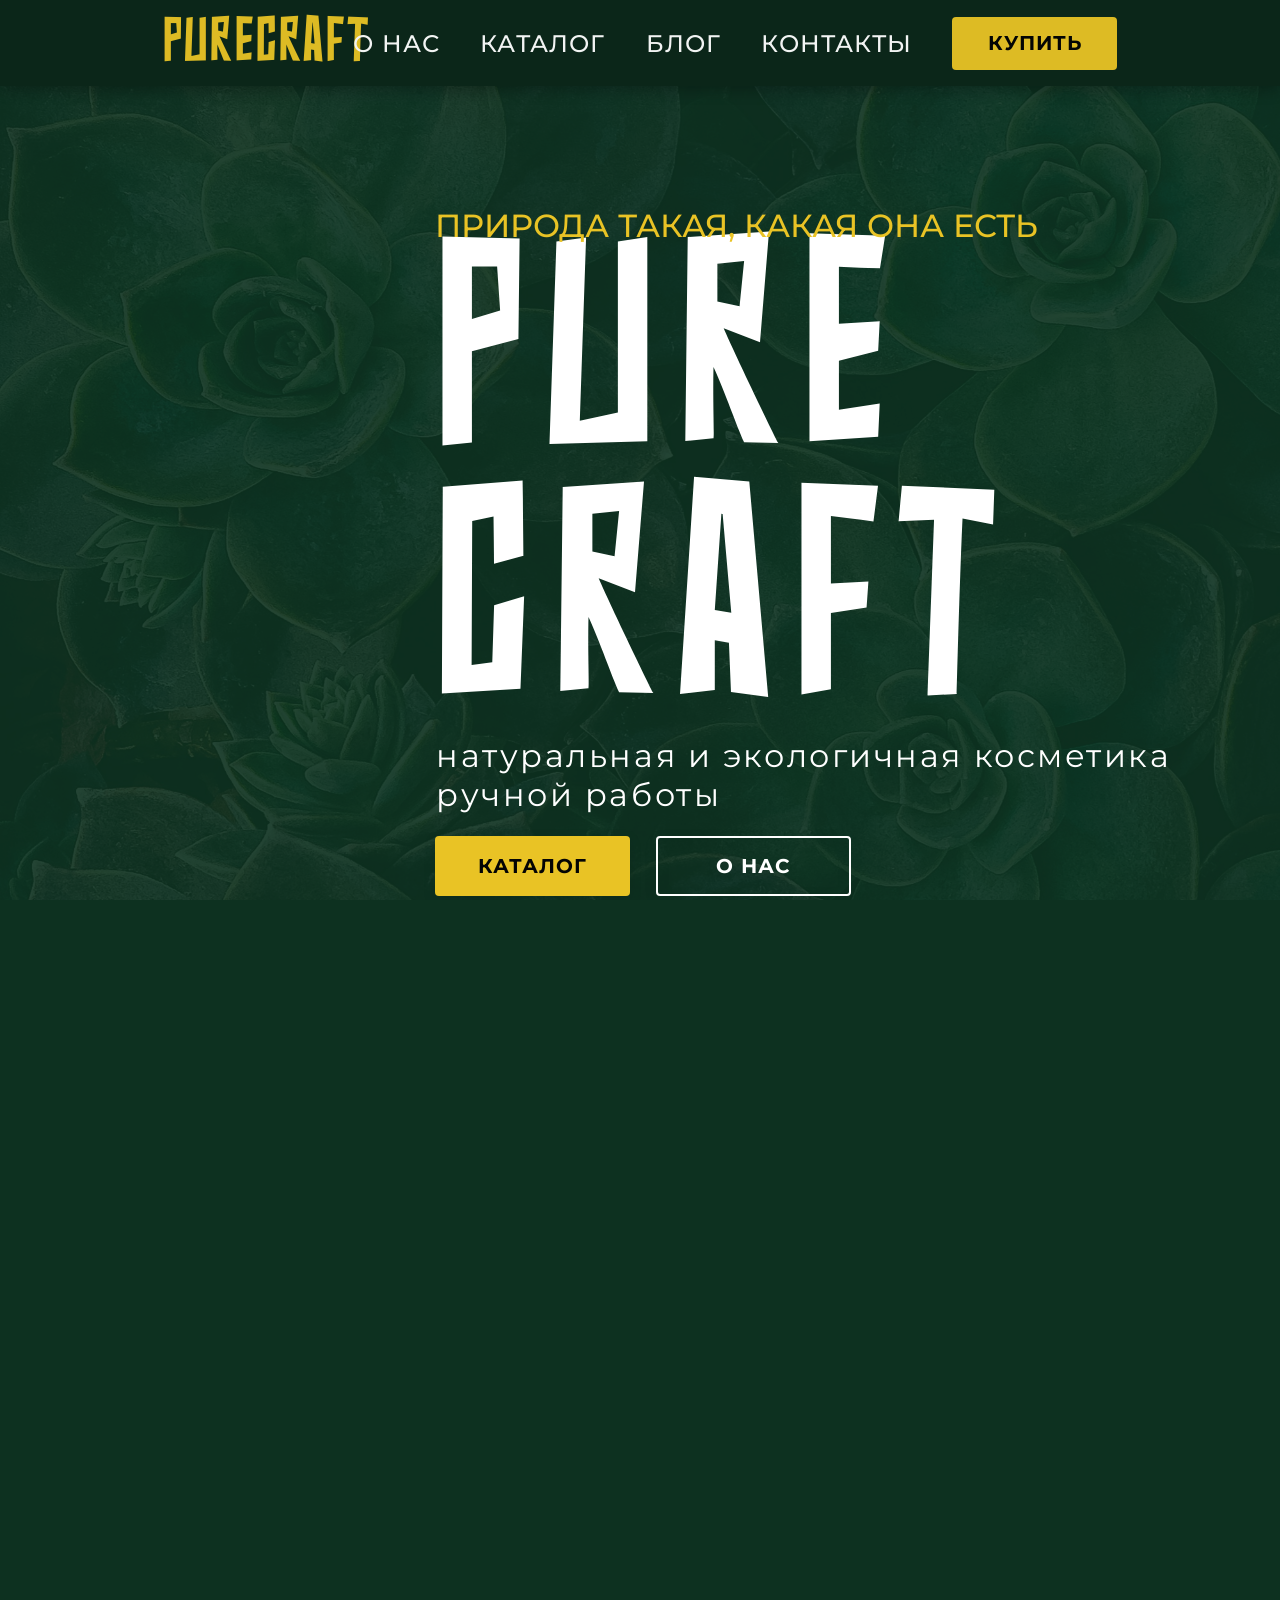
<file: index.html>
<!DOCTYPE html>
<html lang="ru">
<head>
    <meta charset="UTF-8">
    <meta name="viewport" content="width=device-width, initial-scale=1.0" >
    <title>PURECRAFT</title>
    
    <!-- Подключение шрифтов Google Fonts -->
    <link rel="preconnect" href="https://fonts.googleapis.com">
    <link rel="preconnect" href="https://fonts.gstatic.com" crossorigin>
    <link href="https://fonts.googleapis.com/css2?family=Montserrat:wght@400;500;600;700&family=Nozhik&display=swap" rel="stylesheet">
    
    <!-- Подключение внешнего CSS файла -->
    <link rel="stylesheet" href="style.css">
    
    <!-- Подключение Font Awesome для иконок (для стрелочки) -->
    <link rel="stylesheet" href="https://cdnjs.cloudflare.com/ajax/libs/font-awesome/6.4.0/css/all.min.css">
    
</head>
<body>
    <!-- ФИКСИРОВАННАЯ ВЕРХНЯЯ ПАНЕЛЬ (двигается за скроллом) -->
    <div class="fixed-header">
        <div class="header-content">
            <!-- Логотип PURECRAFT -->
            <div style="color: #E9C325; font-size: 64px; font-family: Nozhik; font-weight: 700; letter-spacing: 3.20px;">PURECRAFT</div>
            
            <!-- Контейнер для правой части (меню, кнопка, бургер) -->
            <div class="header-right">
                <!-- Меню навигации -->
                <div class="menu-item-fixed">О НАС</div>
                <div class="menu-item-fixed">КАТАЛОГ</div>
                <div class="menu-item-fixed">БЛОГ</div>
                <div class="menu-item-fixed">КОНТАКТЫ</div>
                
                <!-- Кнопка КУПИТЬ -->
                <div class="buy-button-fixed">
                    <div class="button-text-fixed">КУПИТЬ</div>
                </div>
                
                <!-- БУРГЕР-МЕНЮ -->
                <div class="burger-container-fixed" id="burgerMenu" onclick="toggleBurger('burgerMenu')">
                    <div class="burger-line"></div>
                    <div class="burger-line"></div>
                    <div class="burger-line"></div>
                </div>
            </div>
        </div>
    </div>
    <!-- Мобильное выпадающее меню -->
<div class="mobile-menu" id="mobileMenu">
    <div class="mobile-menu-item" data-target="about">О НАС</div>
    <div class="mobile-menu-item" data-target="catalog">КАТАЛОГ</div>
    <div class="mobile-menu-item" data-target="blog">БЛОГ</div>
    <div class="mobile-menu-item" data-target="contacts">КОНТАКТЫ</div>
</div>

    <!-- ОСНОВНОЙ КОНТЕЙНЕР ДЛЯ ВСЕГО КОНТЕНТА -->
    <div class="main-container">
        
        <!-- ===== ПЕРВЫЙ СЛАЙД ===== -->
        <div class="slide-container first-slide">
            <!-- Фоновое изображение с эффектом параллакса -->
            <img class="parallax-image" id="parallaxImg" src="фон.jpg" alt="Background">
            
            <!-- Затемняющий зеленый слой (остается на месте) -->
            <div style="width: 1920px; height: 1080px; left: 0px; top: 0px; position: absolute; background: #0D3120; opacity: 0.9; z-index: 1;"></div>
            
            <!-- Большой логотип PURE CRAFT -->
            <div class="fly-left-logo" style="left: 435px; top: 150px; position: absolute; color: white; font-size: 300px; font-family: Nozhik; font-weight: 700; line-height: 250px; letter-spacing: 24px; z-index: 3;">PURE <br/>CRAFT</div>
            
            <!-- Желтый текст над логотипом -->
            <div class="fly-bottom-delay-yellow" style="width: 637px; left: 435px; top: 120px; position: absolute; color: #E9C325; font-size: 32px; font-family: Montserrat; font-weight: 500; z-index: 3;">ПРИРОДА ТАКАЯ, КАКАЯ ОНА ЕСТЬ</div>
            
            <!-- Нижний текст -->
            <div class="fly-left-delay" style="left: 436px; top: 650px; position: absolute; color: white; font-size: 32px; font-family: Montserrat; font-weight: 400; letter-spacing: 2.56px; z-index: 3;">натуральная и экологичная косметика <br/>ручной работы</div>
            
            <!-- Кнопка КАТАЛОГ -->
            <div class="button-group fly-bottom-delay" style="left: 435px; top: 750px; width: 195px; height: 60px; z-index: 3;">
                <div class="button-bg" style="background: #E9C325;"></div>
                <div class="button-text" style="color: #040404;">КАТАЛОГ</div>
            </div>
            
            <!-- Кнопка О НАС -->
            <div class="button-group fly-bottom-delay-2" style="left: 656px; top: 750px; width: 195px; height: 60px; z-index: 3;">
                <div class="button-bg" style="border: 2px solid white; background: transparent;"></div>
                <div class="button-text" style="color: white;">О НАС</div>
            </div>
            
            <!-- ПРЫГАЮЩАЯ СТРЕЛОЧКА ВНИЗУ -->
            <div class="scroll-arrow">
                <i class="fa-solid fa-chevron-down"></i>
                <div class="scroll-text"></div>
            </div>
            
        </div> <!-- Конец первого слайда -->
        
        <!-- ===== БЕГУЩАЯ СТРОКА (ПОСЛЕ ПЕРВОГО СЛАЙДА) ===== -->
        <div class="bottom-block-yellow" id="scrollingBlock1">
            <div class="scrolling-text-container">
                <div class="scrolling-text">
                    ✦ НАТУРАЛЬНАЯ КОСМЕТИКА РУЧНОЙ РАБОТЫ ✦ БЕЗ ТЕСТОВ НА ЖИВОТНЫХ ✦ ЭКОЛОГИЧНАЯ УПАКОВКА ✦ 100% ОРГАНИЧЕСКИЕ ИНГРЕДИЕНТЫ ✦
                </div>
            </div>
        </div>
        
        <!-- ===== ВТОРОЙ СЛАЙД  ===== -->
        <div class="slide-container second-slide" id="secondSlide">
            <!-- Контент второго слайда -->
            <div class="second-slide-content">
                <!-- Изображение слева -->
                <img class="second-slide-image" src="лого.png" alt="Placeholder" />
                
                <!-- Текст справа -->
                <div class="second-slide-text">
                    PureCraft объединяет команду постоянных<br/>
                    мастеров, но также активно сотрудничает<br/>
                    с независимыми эко-ремесленниками.<br/>
                    Мы создали платформу, которая даёт<br/>
                    возможность талантливым создателям<br/>
                    натуральной косметики представить свои<br/>
                    продукты широкой аудитории,<br/>
                    обеспечивая им надёжный канал сбыта,<br/>
                    маркетинговую поддержку и готовую<br/>
                    инфраструктуру интернет-магазина.
                </div>
            </div>
        </div> <!-- Конец второго слайда -->
        
<!-- ===== ТРЕТИЙ СЛАЙД (каталог) ===== -->
<div class="slide-container third-slide" id="thirdSlide">
    <!-- Фоновое изображение из папки -->
    <img src="фон для каталога.jpg" alt="Background" class="third-slide-bg">
    
    <!-- Затемнение -->
    <div class="third-slide-overlay"></div>
    
    <!-- Нижняя трапеция (слева внизу) - острый угол справа -->
    <div class="trapezoid-bottom"></div>
    
    <!-- Верхняя трапеция (справа вверху) - острый угол слева -->
    <div class="trapezoid-top"></div>
    
    <!-- Заголовок КАТАЛОГ без отступов между буквами -->
    <div class="catalog-title">
        КАТАЛОГ
    </div>
    
    <!-- Карточки товаров -->
    <div class="catalog-items">
        <!-- Мыло - переход на product-soap.html -->
        <div class="catalog-item" style="left: 293px; cursor: pointer;" onclick="window.location.href='product-soap.html'">
            <img src="мыло.jpg" alt="Мыло" class="item-image">
            <div class="item-title">МЫЛО</div>
            <div class="item-description">
                Натуральное мыло с маслом винограда, оливы и какао,<br/>с добавлением эфирного масла <br/>и пудры апельсина.
            </div>
        </div>
        
        <!-- Скраб - переход на product-scrub.html -->
        <div class="catalog-item" style="left: 635px; cursor: pointer;" onclick="window.location.href='product-scrub.html'">
            <img src="скраб.jpg" alt="Скраб" class="item-image">
            <div class="item-title">СКРАБ ДЛЯ ТЕЛА</div>
            <div class="item-description">
                В составе — порошок из скорлупы грецкого ореха и морская соль, богатая минералами и микроэлементами. Эти натуральные абразивы эффективно очищают, улучшают микрорельеф кожи, стимулируют кровообращение и способствуют ее обновлению.
            </div>
        </div>
        
        <!-- Лосьон - переход на product-lotion.html -->
        <div class="catalog-item" style="left: 977px; cursor: pointer;" onclick="window.location.href='product-lotion.html'">
            <img src="лосьон.jpg" alt="Лосьон" class="item-image">
            <div class="item-title">ЛОСЬОН ДЛЯ ТЕЛА</div>
            <div class="item-description">
                Формула лосьона обогащена скваланом из семян камелии и ретинолом, которые работают в комплексе, оказывая ухаживающее и омолаживающее действие.
            </div>
        </div>
        
        <!-- Шампунь - переход на product-shampoo.html -->
        <div class="catalog-item" style="left: 1319px; cursor: pointer;" onclick="window.location.href='product-shampoo.html'">
            <img src="шампунь.jpg" alt="Шампунь" class="item-image">
            <div class="item-title">ШАМПУНЬ - КОНЦЕНТРАТ</div>
            <div class="item-description">
                Масла кокоса и оливы восстанавливают и укрепляют волосы от корней до самых кончиков, придают гладкость и эластичность. Экстракт киви увлажняет волосы, придает блеск и сияние.
            </div>
        </div>
        </div>
    </div>
</div> <!-- Конец третьего слайда -->

<!-- ===== ЧЕТВЁРТЫЙ СЛАЙД (БЛОГ) ===== -->
<div class="slide-container fourth-slide" id="fourthSlide">
    <!-- Затемнение -->
    <div class="fourth-slide-bg" style="background: #113625;"></div>
    <div class="fourth-slide-overlay"></div>

    <!-- КНОПКИ-ВКЛАДКИ -->
    <button class="blog-tab tab-obzory" data-category="obzory">ОБЗОРЫ</button>
    <button class="blog-tab tab-recepty" data-category="recepty">РЕЦЕПТЫ</button>
    <button class="blog-tab tab-novosti" data-category="novosti">НОВОСТИ</button>

    <!-- КОНТЕЙНЕР ДЛЯ КАРТОЧЕК -->
    <div class="cards-container cards-obzory active">
        <!-- Карточка 1 Обзоры (Крем1.jpeg) -->
        <div class="blog-card-wrapper" data-category="obzory" onclick="window.open('https://seasons-project.ru/miru-mir-pyat-brendov-etichnoj-i-ekol/', '_blank')">
            <div class="blog-card">
                <img src="Крем1.jpeg" alt="Обзоры 1" class="blog-image" style="width: 332px; height: 332px;">
                <div class="blog-card-title" style="width: 332px; margin-bottom: 60px">
                    10 российских брендов<br/>эко-косметики
                </div>
            </div>
        </div>
        
        <!-- Карточка 2 Обзоры (Крем2.jpg) -->
        <div class="blog-card-wrapper" data-category="obzory" onclick="window.open('https://ecomake.ru/blog/sostav-naturalnoy-kosmetiki-kakie-ingredienty-ispolzuyutsya/', '_blank')">
            <div class="blog-card">
                <img src="Крем2.jpg" alt="Обзоры 2" class="blog-image" style="width: 332px; height: 332px;">
                <div class="blog-card-title" style="width: 332px; margin-bottom: 30px;">
                    Состав натуральной косметики: какие ингредиенты<br/>используются
                </div>
            </div>
        </div>
        
        <!-- Карточка 3 Обзоры (Крем3.jpg) -->
        <div class="blog-card-wrapper" data-category="obzory" onclick="window.open('https://www.livemaster.ru/topic/2688691-shpargalka-po-naturalnym-ingredientam-v-kosmetike', '_blank')">
            <div class="blog-card">
                <img src="Крем3.jpg" alt="Обзоры 3" class="blog-image" style="width: 332px; height: 332px;">
                <div class="blog-card-title" style="width: 332px; margin-bottom: 30px;">
                    Шпаргалка по натуральным ингредиентам в косметике
                </div>
            </div>
        </div>
    </div>

    <!-- КОНТЕЙНЕР ДЛЯ КАРТОЧЕК -->
    <div class="cards-container cards-recepty">
        <!-- Карточка 1 Рецепты -->
        <div class="blog-card-wrapper" data-category="recepty" onclick="window.open('https://dzen.ru/suite/7d2d9358-75b9-4d20-b32a-4e5d9b45d138?ysclid=mmbn7s3du3110006874', '_blank')">
            <div class="blog-card">
                <img src="Рецепт1.jpg" alt="Рецепты 1" class="blog-image" style="width: 332px; height: 332px;">
                <div class="blog-card-title" style="width: 332px; margin-bottom: 50px;">
                    Парфюмерия<br/>и косметика<br/>своими руками
                </div>
            </div>
        </div>
        <!-- Карточка 2 Рецепты -->
        <div class="blog-card-wrapper" data-category="recepty" onclick="window.open('https://lalavanda.school/category/diy-reczepty/', '_blank')">
            <div class="blog-card">
                <img src="Рецепт2.jpg" alt="Рецепты 2" class="blog-image" style="width: 332px; height: 332px;">
                <div class="blog-card-title" style="width: 332px; margin-bottom: 110px;">
                    DIY-рецепты
                </div>
            </div>
        </div>
        <!-- Карточка 3 Рецепты -->
        <div class="blog-card-wrapper" data-category="recepty" onclick="window.open('https://food.ru/articles/15973-kak-sdelat-kosmetiku-iz-ovoshchej-fruktov-i-zeleni', '_blank')">
            <div class="blog-card">
                <img src="Рецепт3.jpg" alt="Рецепты 3" class="blog-image" style="width: 332px; height: 332px;">
                <div class="blog-card-title" style="width: 332px; margin-bottom: 20px;">
                    Как сделать косметику из<br/>овощей, фруктов<br/> и зелени
                </div>
            </div>
        </div>
    </div>

    <!-- КОНТЕЙНЕР ДЛЯ КАРТОЧЕК -->
    <div class="cards-container cards-novosti">
        <!-- Карточка 1 Новости -->
        <div class="blog-card-wrapper" data-category="novosti" onclick="window.open('https://www.forbes.ru/sustainability/550266-na-100-natural-naa-ulovka-kak-proizvoditeli-kosmetiki-vydaut-tovary-za-ekologicnye?ysclid=mmbnovxi1e355093344', '_blank')">
            <div class="blog-card">
                <img src="Новости1.jpg" alt="Новости 1" class="blog-image" style="width: 332px; height: 332px;">
                <div class="blog-card-title" style="width: 332px; margin-bottom: 30px;">
                    На 100% натуральная уловка:<br/>как производители косметики выдают<br/>товары за экологичные
                </div>
            </div>
        </div>
        <!-- Карточка 2 Новости -->
        <div class="blog-card-wrapper" data-category="novosti" onclick="window.open('https://vc.ru/legal/1727952-zelenyi-svet-novyi-standart-dlya-eko-kosmetiki?ysclid=mmbnxcog3l668286276', '_blank')">
            <div class="blog-card">
                <img src="Новости2.png" alt="Новости 2" class="blog-image" style="width: 332px; height: 332px;">
                <div class="blog-card-title" style="width: 332px; margin-bottom: 110px;">
                    Зелёный свет: новый стандарт<br/> для эко-косметики
                </div>
            </div>
        </div>
        <!-- Карточка 3 Новости -->
        <div class="blog-card-wrapper" data-category="novosti" onclick="window.open('https://companies.rbc.ru/news/bZVkg6taFF/trendyi-v-naturalnoj-kosmetike-iz-nishi-v-strategicheskij-biznes/?ysclid=mmbo4pctr0671110228', '_blank')">
            <div class="blog-card">
                <img src="Новости3.jpeg" alt="Новости 3" class="blog-image" style="width: 332px; height: 332px;">
                <div class="blog-card-title" style="width: 332px; margin-bottom: 45px;">
                    Тренды в натуральной<br/>косметике: из ниши<br/> в стратегический бизнес
                </div>
            </div>
        </div>
    </div>
</div>
        <!-- ===== ФУТЕР ===== -->
        <div class="footer-container">
            <!-- Фоновое изображение -->
            <div class="footer-bg" style="background-color: #0C2519;"></div>
            
            <!-- Затемнение -->
            <div class="footer-overlay"></div>
            
            <!-- КОНТЕЙНЕР ДЛЯ КОНТЕНТА -->
            <div class="footer-content" style="position: absolute; width: 100%; height: 100%; left: 0; top: 0; z-index: 2;">
                
                <!-- ЛОГОТИП -->
                <div class="footer-logo" style="
                    position: absolute;
                    left: 56px;
                    top: 40px; /* Измените это значение для сдвига вверх/вниз */
                    color: #E9C325;
                    font-size: 96px;
                    font-family: Nozhik;
                    font-weight: 700;
                    letter-spacing: 4.80px;
                    white-space: nowrap;
                ">PURECRAFT</div>
                
                <!-- НАВИГАЦИЯ (О НАС, КАТАЛОГ, БЛОГ) -->
                <div class="footer-nav" style="
                    position: absolute;
                    left: 950px;
                    top: 118px; /* Измените это значение для сдвига вверх/вниз */
                    display: flex;
                    flex-direction: column;
                    gap: 30px;
                ">
                    <div class="footer-nav-item" style="
                        color: white;
                        font-size: 32px;
                        font-family: Montserrat;
                        font-weight: 700;
                        letter-spacing: 1.60px;
                        text-align: right;
                        cursor: pointer;
                        white-space: nowrap;
                    ">О НАС</div>
                    
                    <div class="footer-nav-item" style="
                        color: white;
                        font-size: 32px;
                        font-family: Montserrat;
                        font-weight: 700;
                        letter-spacing: 1.60px;
                        text-align: right;
                        cursor: pointer;
                        white-space: nowrap;
                    ">КАТАЛОГ</div>
                    
                    <div class="footer-nav-item" style="
                        color: white;
                        font-size: 32px;
                        font-family: Montserrat;
                        font-weight: 700;
                        letter-spacing: 1.60px;
                        text-align: right;
                        cursor: pointer;
                        white-space: nowrap;
                    ">БЛОГ</div>
                </div>
                
                <!-- КОНТАКТЫ -->
                <div class="footer-contacts" style="
                    position: absolute;
                    left: 1300px;
                    top: 118px; /* Измените это значение для сдвига вверх/вниз */
                    display: flex;
                    flex-direction: column;
                    align-items: flex-end;
                    gap: 30px;
                ">
                    <div class="footer-contacts-title" style="
                        color: white;
                        font-size: 36px;
                        font-family: Montserrat;
                        font-weight: 700;
                        letter-spacing: 1.60px;
                        text-transform: uppercase;
                        text-align: right;
                    ">КОНТАКТЫ</div>
                    
                    <div class="footer-phone" style="
                        color: white;
                        font-size: 32px;
                        font-family: Montserrat;
                        font-weight: 700;
                        letter-spacing: 1.60px;
                        white-space: nowrap;
                        text-align: right;
                    ">+8 (800) 555 35 35</div>
                </div>
            </div>
        </div>
    </div> <!-- Конец main-container -->

    <!-- Подключение внешнего JavaScript файла -->
    <script src="script.js"></script>
    
    <!-- Скрипты для параллакс-эффектов и анимаций -->
    <script>
        // Эффект параллакса для изображения на первом слайде
        window.addEventListener('scroll', function() {
            const parallaxImage = document.getElementById('parallaxImg');
            if (parallaxImage) {
                const scrollY = window.scrollY;
                if (scrollY <= 1200) {
                    const translateY = scrollY * 0.2;
                    parallaxImage.style.transform = `translateY(${translateY}px)`;
                }
            }
            
            // Параллакс для третьего слайда
            const thirdSlideBg = document.querySelector('.third-slide-bg');
            if (thirdSlideBg) {
                const scrollY = window.scrollY;
                const thirdSlide = document.getElementById('thirdSlide');
                
                if (thirdSlide) {
                    const thirdSlideTop = thirdSlide.offsetTop;
                    const thirdSlideHeight = thirdSlide.offsetHeight;
                    const scrollRelative = scrollY - thirdSlideTop;
                    
                    if (scrollRelative > -100 && scrollRelative < thirdSlideHeight + 100) {
                        const translateY = scrollRelative * 0.2;
                        
                        const maxTranslate = 150;
                        const minTranslate = -150;
                        
                        let finalTranslate = translateY;
                        if (finalTranslate > maxTranslate) finalTranslate = maxTranslate;
                        if (finalTranslate < minTranslate) finalTranslate = minTranslate;
                        
                        thirdSlideBg.style.transform = `translateY(${finalTranslate}px)`;
                    }
                }
            }
        });
    </script>

    <!-- Скрипт для анимации появления при скролле до второго слайда -->
    <script>
        document.addEventListener('DOMContentLoaded', function() {
            const secondSlide = document.getElementById('secondSlide');
            const secondSlideText = document.querySelector('.second-slide-text');
            const secondSlideImage = document.querySelector('.second-slide-image');
            
            // Флаг, чтобы анимация запускалась только один раз
            let secondAnimationPlayed = false;
            
            // Скрываем элементы изначально
            if (secondSlideText) {
                secondSlideText.style.opacity = '0';
                secondSlideText.style.transform = 'translateY(30px)';
            }
            if (secondSlideImage) {
                secondSlideImage.style.opacity = '0';
                secondSlideImage.style.transform = 'translateY(30px)';
            }
            
            // Создаем Intersection Observer для второго слайда
            const secondObserver = new IntersectionObserver((entries) => {
                entries.forEach(entry => {
                    if (entry.isIntersecting && !secondAnimationPlayed) {
                        secondAnimationPlayed = true;
                        
                        if (secondSlideText) {
                            secondSlideText.style.transition = 'opacity 1s ease-out, transform 1s ease-out';
                            secondSlideText.style.opacity = '1';
                            secondSlideText.style.transform = 'translateY(0)';
                        }
                        
                        if (secondSlideImage) {
                            setTimeout(() => {
                                secondSlideImage.style.transition = 'opacity 1s ease-out, transform 1s ease-out';
                                secondSlideImage.style.opacity = '1';
                                secondSlideImage.style.transform = 'translateY(0)';
                            }, 200);
                        }
                        
                        secondObserver.unobserve(entry.target);
                    }
                });
            }, {
                threshold: 0.3,
                rootMargin: '0px'
            });
            
            if (secondSlide) {
                secondObserver.observe(secondSlide);
            }
        });
    </script>

    <!-- Скрипт для анимации появления при скролле до третьего слайда -->
    <script>
        document.addEventListener('DOMContentLoaded', function() {
            const thirdSlide = document.getElementById('thirdSlide');
            const catalogTitle = document.querySelector('.catalog-title');
            const catalogItems = document.querySelectorAll('.catalog-item');
            
            // Флаг, чтобы анимация запускалась только один раз
            let thirdAnimationPlayed = false;
            
            // Скрываем элементы изначально
            if (catalogTitle) {
                catalogTitle.style.opacity = '0';
            }
            
            catalogItems.forEach(item => {
                item.style.opacity = '0';
            });
            
            // Создаем Intersection Observer для третьего слайда
            const thirdObserver = new IntersectionObserver((entries) => {
                entries.forEach(entry => {
                    // Запускаем анимацию только если слайд виден и анимация еще не играла
                    if (entry.isIntersecting && !thirdAnimationPlayed) {
                        // Помечаем, что анимация запущена
                        thirdAnimationPlayed = true;
                        
                        // Запускаем анимацию для заголовка
                        if (catalogTitle) {
                            catalogTitle.style.transition = 'opacity 1s ease-out, transform 1s ease-out';
                            catalogTitle.style.opacity = '1';
                            catalogTitle.style.transform = 'translateX(0)';
                        }
                        
                        // Запускаем анимацию для каждой карточки с задержкой
                        catalogItems.forEach((item, index) => {
                            setTimeout(() => {
                                item.style.transition = 'opacity 0.8s ease-out, transform 0.8s ease-out';
                                item.style.opacity = '1';
                                item.style.transform = 'translateY(0)';
                            }, 200 + (index * 200));
                        });
                        
                        // Отключаем наблюдатель после срабатывания
                        thirdObserver.unobserve(entry.target);
                    }
                });
            }, {
                threshold: 0.3,
                rootMargin: '0px'
            });
            
            // Начинаем наблюдение за третьим слайдом
            if (thirdSlide) {
                thirdObserver.observe(thirdSlide);
            }
        });
    </script>
    
</body>
</html>
</file>
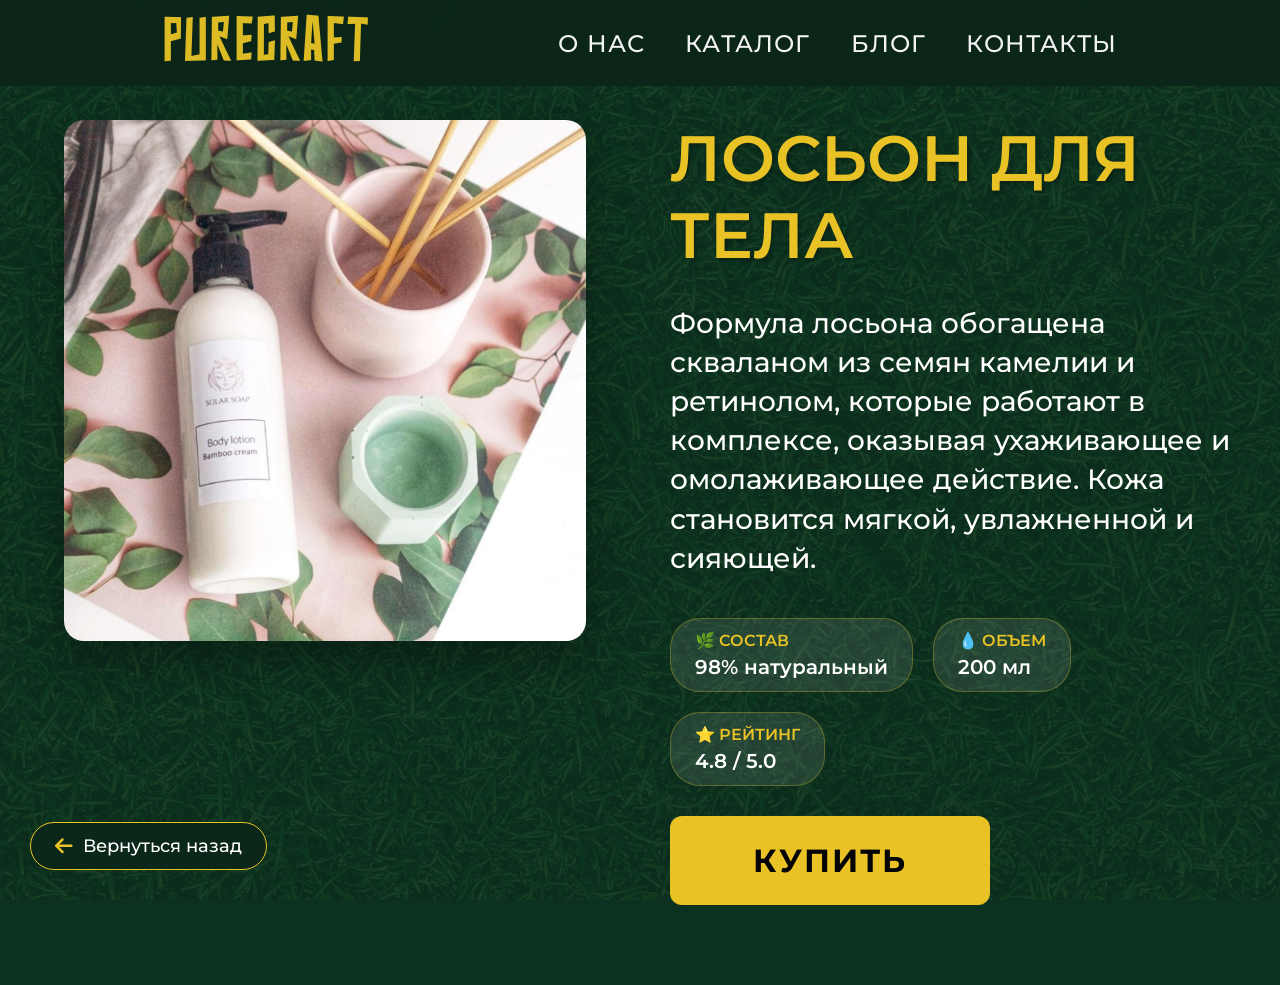
<file: product-lotion.html>
<!DOCTYPE html>
<html lang="ru">
<head>
    <meta charset="UTF-8">
    <meta name="viewport" content="width=device-width, initial-scale=1.0, user-scalable=yes">
    <title>PURECRAFT - ЛОСЬОН ДЛЯ ТЕЛА</title>
    
    <link rel="preconnect" href="https://fonts.googleapis.com">
    <link rel="preconnect" href="https://fonts.gstatic.com" crossorigin>
    <link href="https://fonts.googleapis.com/css2?family=Montserrat:wght@400;500;600;700&display=swap" rel="stylesheet">
    
    <style>
        @font-face {
            font-family: 'Nozhik';
            src: url('fonts/Nozhik.otf') format('opentype');
            font-weight: 700;
            font-style: normal;
            font-display: swap;
        }
        
        * {
            margin: 0;
            padding: 0;
            box-sizing: border-box;
        }
        
        body {
            font-family: 'Montserrat', sans-serif;
            overflow-x: hidden;
            background: #0D3120;
        }
        
        @keyframes fadeInUp {
            from { opacity: 0; transform: translateY(50px); }
            to { opacity: 1; transform: translateY(0); }
        }
        
        @keyframes fadeInLeft {
            from { opacity: 0; transform: translateX(-80px); }
            to { opacity: 1; transform: translateX(0); }
        }
        
        @keyframes fadeInRight {
            from { opacity: 0; transform: translateX(80px); }
            to { opacity: 1; transform: translateX(0); }
        }
        
        @keyframes scaleIn {
            from { opacity: 0; transform: scale(0.9); }
            to { opacity: 1; transform: scale(1); }
        }
        
        .product-bg {
            position: fixed;
            top: 0;
            left: 0;
            width: 100%;
            height: 100%;
            object-fit: cover;
            object-position: center;
            z-index: 0;
        }
        
        .product-overlay {
            position: fixed;
            top: 0;
            left: 0;
            width: 100%;
            height: 100%;
            opacity: 0.90;
            background: #0D3120;
            z-index: 1;
        }
        
        .product-container {
            position: relative;
            z-index: 2;
            min-height: 100vh;
            width: 100%;
            display: flex;
            align-items: center;
            justify-content: center;
            padding: 120px 40px 80px 40px;
        }
        
        .product-content {
            max-width: 1400px;
            width: 100%;
            margin: 0 auto;
            display: flex;
            gap: 60px;
            align-items: flex-start;
            justify-content: center;
        }
        
        .product-left {
            flex: 1;
            min-width: 280px;
            display: flex;
            justify-content: center;
            align-items: center;
        }
        
        .product-image {
            width: 100%;
            max-width: 522px;
            height: auto;
            border-radius: 20px;
            box-shadow: 0 20px 40px rgba(0, 0, 0, 0.3);
            animation: fadeInLeft 0.8s ease-out forwards;
            transition: transform 0.3s ease;
            display: block;
        }
        
        .product-image:hover {
            transform: scale(1.02);
        }
        
        .product-right {
            flex: 1;
            min-width: 280px;
            display: flex;
            flex-direction: column;
            gap: 30px;
        }
        
        .product-title {
            color: #E9C325;
            font-size: 64px;
            font-family: Montserrat;
            font-weight: 600;
            line-height: 1.2;
            text-shadow: 2px 2px 4px rgba(0, 0, 0, 0.3);
            animation: fadeInRight 0.8s ease-out forwards;
        }
        
        .product-description {
            color: white;
            font-size: 28px;
            font-family: Montserrat;
            font-weight: 500;
            line-height: 1.4;
            animation: fadeInRight 0.8s ease-out forwards;
            animation-delay: 0.2s;
            opacity: 0;
            animation-fill-mode: forwards;
        }
        
        .product-specs {
            display: flex;
            flex-wrap: wrap;
            gap: 20px;
            margin-top: 10px;
            animation: fadeInUp 0.8s ease-out forwards;
            animation-delay: 0.4s;
            opacity: 0;
            animation-fill-mode: forwards;
        }
        
        .spec-item {
            background: rgba(255, 255, 255, 0.1);
            backdrop-filter: blur(5px);
            padding: 12px 24px;
            border-radius: 30px;
            border: 1px solid rgba(233, 195, 37, 0.3);
        }
        
        .spec-item span {
            color: #E9C325;
            font-size: 16px;
            font-weight: 600;
        }
        
        .spec-item p {
            color: white;
            font-size: 20px;
            font-weight: 600;
            margin-top: 5px;
        }
        
        .buy-button {
            background: #E9C325;
            border-radius: 12px;
            cursor: pointer;
            transition: all 0.3s ease;
            animation: scaleIn 0.6s ease-out forwards;
            animation-delay: 0.5s;
            opacity: 0;
            animation-fill-mode: forwards;
            width: 100%;
            max-width: 320px;
            padding: 25px 40px;
            text-align: center;
        }
        
        .buy-button:hover {
            transform: scale(1.05);
            box-shadow: 0 10px 30px rgba(233, 195, 37, 0.4);
        }
        
        .buy-button-text {
            color: #040404;
            font-family: Montserrat;
            font-size: 32px;
            font-weight: 700;
            letter-spacing: 2px;
        }
        
        .back-button {
            position: fixed;
            bottom: 30px;
            left: 30px;
            z-index: 100;
            background: rgba(12, 38, 26, 0.9);
            backdrop-filter: blur(10px);
            padding: 12px 24px;
            border-radius: 50px;
            cursor: pointer;
            display: flex;
            align-items: center;
            gap: 10px;
            transition: all 0.3s ease;
            border: 1px solid #E9C325;
        }
        
        .back-button:hover {
            transform: translateX(-5px);
            background: #0C261A;
        }
        
        .back-button i {
            color: #E9C325;
            font-size: 20px;
        }
        
        .back-button span {
            color: white;
            font-family: Montserrat;
            font-size: 18px;
            font-weight: 500;
        }
        
        .fixed-header {
            position: fixed;
            top: 0;
            left: 0;
            width: 100%;
            height: 86px;
            background-color: #0C261A;
            opacity: 0.95;
            z-index: 1000;
            display: flex;
            justify-content: center;
            backdrop-filter: blur(5px);
        }
        
        .header-content {
            width: 100%;
            max-width: 1920px;
            height: 100%;
            display: flex;
            align-items: center;
            justify-content: space-between;
            padding: 0 163px;
        }
        
        .logo {
            color: #E9C325;
            font-size: 64px;
            font-family: 'Nozhik', 'Montserrat', sans-serif;
            font-weight: 700;
            letter-spacing: 3.20px;
            cursor: pointer;
            transition: opacity 0.3s ease;
        }
        
        .logo:hover {
            opacity: 0.8;
        }
        
        .desktop-menu {
            display: flex;
            gap: 40px;
        }
        
        .menu-item {
            color: white;
            font-size: 24px;
            font-family: Montserrat;
            font-weight: 500;
            letter-spacing: 1.20px;
            cursor: pointer;
            transition: color 0.3s ease;
        }
        
        .menu-item:hover {
            color: #E9C325;
        }
        
        .burger-container-fixed {
            display: none;
            width: 50px;
            height: 50px;
            cursor: pointer;
            flex-direction: column;
            justify-content: center;
            align-items: center;
            z-index: 1001;
        }
        
        .burger-container-fixed .burger-line {
            width: 35px;
            height: 4px;
            background-color: #E9C325;
            margin: 5px 0;
            transition: all 0.3s ease;
            border-radius: 3px;
        }
        
        .burger-container-fixed.open .burger-line:nth-child(1) {
            transform: rotate(45deg) translate(10px, 10px);
        }
        
        .burger-container-fixed.open .burger-line:nth-child(2) {
            opacity: 0;
            transform: scale(0);
        }
        
        .burger-container-fixed.open .burger-line:nth-child(3) {
            transform: rotate(-45deg) translate(10px, -10px);
        }
        
        .mobile-menu {
            position: fixed;
            top: 86px;
            right: -100%;
            width: 320px;
            height: calc(100vh - 86px);
            background: #0C261A;
            z-index: 999;
            transition: right 0.4s cubic-bezier(0.4, 0, 0.2, 1);
            display: flex;
            flex-direction: column;
            padding: 40px 30px;
            gap: 25px;
            box-shadow: -5px 0 20px rgba(0, 0, 0, 0.3);
            border-left: 2px solid #E9C325;
        }
        
        .mobile-menu.open {
            right: 0;
        }
        
        .mobile-menu-item {
            color: white;
            font-size: 24px;
            font-family: Montserrat;
            font-weight: 500;
            cursor: pointer;
            transition: color 0.3s ease, transform 0.3s ease;
            padding: 12px 0;
            border-bottom: 1px solid rgba(233, 195, 37, 0.3);
        }
        
        .mobile-menu-item:hover {
            color: #E9C325;
            transform: translateX(-10px);
        }
        
        .mobile-buy-button {
            width: 100%;
            height: 55px;
            background-color: #E9C325;
            border-radius: 8px;
            cursor: pointer;
            transition: all 0.3s ease;
            display: flex;
            align-items: center;
            justify-content: center;
            margin-top: 20px;
        }
        
        .mobile-buy-button-text {
            color: #040404;
            font-family: Montserrat;
            font-size: 22px;
            font-weight: 700;
        }
        
        .menu-overlay {
            position: fixed;
            top: 0;
            left: 0;
            width: 100%;
            height: 100%;
            background: rgba(0, 0, 0, 0.5);
            z-index: 998;
            opacity: 0;
            visibility: hidden;
            transition: opacity 0.3s ease, visibility 0.3s ease;
        }
        
        .menu-overlay.open {
            opacity: 1;
            visibility: visible;
        }
        
        @media (max-width: 1200px) {
            .desktop-menu { display: none; }
            .burger-container-fixed { display: flex; }
            .header-content { padding: 0 30px; }
            .product-title { font-size: 48px; }
            .product-description { font-size: 22px; }
            .product-content { gap: 40px; }
            .buy-button-text { font-size: 28px; }
            .buy-button { padding: 20px 30px; }
        }
        
        @media (max-width: 992px) {
            .product-container { padding: 110px 30px 60px 30px; }
            .product-title { font-size: 42px; }
            .product-description { font-size: 20px; }
        }
        
        @media (max-width: 768px) {
            .fixed-header { height: 70px; }
            .logo { font-size: 36px; }
            .burger-container-fixed { width: 45px; height: 45px; }
            .burger-container-fixed .burger-line { width: 30px; height: 4px; }
            .mobile-menu { top: 70px; height: calc(100vh - 70px); width: 100%; }
            .mobile-menu-item { font-size: 20px; padding: 10px 0; }
            .product-container { padding: 100px 20px 50px 20px; }
            .product-content { flex-direction: column; align-items: center; gap: 30px; }
            .product-left { width: 100%; justify-content: center; }
            .product-image { max-width: 280px; }
            .product-right { width: 100%; align-items: center; text-align: center; }
            .product-title { font-size: 32px; text-align: center; }
            .product-description { font-size: 18px; text-align: center; }
            .product-specs { justify-content: center; }
            .spec-item { padding: 8px 16px; }
            .spec-item span { font-size: 12px; }
            .spec-item p { font-size: 14px; }
            .buy-button { max-width: 280px; padding: 15px 20px; margin: 0 auto; }
            .buy-button-text { font-size: 24px; }
            .back-button { bottom: 10px; left: 20px; padding: 8px 16px; }
            .back-button span { font-size: 14px; }
        }
        
        @media (max-width: 576px) {
            .logo { font-size: 40px; }
            .burger-container-fixed { width: 40px; height: 40px; }
            .burger-container-fixed .burger-line { width: 25px; height: 3px; }
            .product-container { padding: 90px 15px 40px 15px; }
            .product-image { max-width: 220px; }
            .product-title { font-size: 24px; }
            .product-description { font-size: 15px; }
            .buy-button { max-width: 220px; }
            .buy-button-text { font-size: 20px; }
            .mobile-menu-item { font-size: 18px; }
        }
        
        @media (max-width: 400px) {
            .logo { font-size: 40px; }
            .product-title { font-size: 20px; }
            .product-description { font-size: 13px; }
            .spec-item { padding: 6px 12px; }
            .spec-item span { font-size: 10px; }
            .spec-item p { font-size: 12px; }
            .buy-button-text { font-size: 18px; }
        }
        
        ::-webkit-scrollbar { width: 8px; background: #0C261A; }
        ::-webkit-scrollbar-thumb { background: #E9C325; border-radius: 4px; }
        
        @media (max-width: 768px) {
            .product-image:hover, .buy-button:hover, .back-button:hover { transform: none; }
        }
    </style>
    
    <link rel="stylesheet" href="https://cdnjs.cloudflare.com/ajax/libs/font-awesome/6.4.0/css/all.min.css">
</head>
<body>
    <div class="fixed-header">
        <div class="header-content">
            <div class="logo" onclick="window.location.href='index.html'">PURECRAFT</div>
            <div class="desktop-menu">
                <div class="menu-item">О НАС</div>
                <div class="menu-item">КАТАЛОГ</div>
                <div class="menu-item">БЛОГ</div>
                <div class="menu-item">КОНТАКТЫ</div>
            </div>
            <div class="burger-container-fixed" id="burgerMenu" onclick="toggleBurger('burgerMenu')">
                <div class="burger-line"></div>
                <div class="burger-line"></div>
                <div class="burger-line"></div>
            </div>
        </div>
    </div>
    
    <div class="mobile-menu" id="mobileMenu">
        <div class="mobile-menu-item" onclick="closeMobileMenuAndGoTo('about')">О НАС</div>
        <div class="mobile-menu-item" onclick="closeMobileMenuAndGoTo('catalog')">КАТАЛОГ</div>
        <div class="mobile-menu-item" onclick="closeMobileMenuAndGoTo('blog')">БЛОГ</div>
        <div class="mobile-menu-item" onclick="closeMobileMenuAndGoTo('contacts')">КОНТАКТЫ</div>
        <div class="mobile-buy-button" onclick="window.open('https://example.com/buy', '_blank')">
            <div class="mobile-buy-button-text">КУПИТЬ</div>
        </div>
    </div>
    <div class="menu-overlay" id="menuOverlay" onclick="closeMobileMenu()"></div>
    
    <img class="product-bg" id="productBg" src="фон для каталога.jpg" alt="Background" />
    <div class="product-overlay"></div>
    
    <div class="product-container">
        <div class="product-content">
            <div class="product-left">
                <img class="product-image" src="лосьон.jpg" alt="ЛОСЬОН ДЛЯ ТЕЛА" />
            </div>
            <div class="product-right">
                <div class="product-title">ЛОСЬОН ДЛЯ ТЕЛА</div>
                <div class="product-description">
                    Формула лосьона обогащена скваланом из семян камелии и ретинолом, которые работают в комплексе, оказывая ухаживающее и омолаживающее действие. Кожа становится мягкой, увлажненной и сияющей.
                </div>
                <div class="product-specs">
                    <div class="spec-item">
                        <span>🌿 СОСТАВ</span>
                        <p>98% натуральный</p>
                    </div>
                    <div class="spec-item">
                        <span>💧 ОБЪЕМ</span>
                        <p>200 мл</p>
                    </div>
                    <div class="spec-item">
                        <span>⭐ РЕЙТИНГ</span>
                        <p>4.8 / 5.0</p>
                    </div>
                </div>
                <div class="buy-button" onclick="window.open('https://example.com/buy/lotion', '_blank')">
                    <div class="buy-button-text">КУПИТЬ</div>
                </div>
            </div>
        </div>
    </div>
    
    <div class="back-button" onclick="history.back()">
        <i class="fa-solid fa-arrow-left"></i>
        <span>Вернуться назад</span>
    </div>
    
    <script>
        function toggleBurger(id) {
            const burger = document.getElementById(id);
            const mobileMenu = document.getElementById('mobileMenu');
            const overlay = document.getElementById('menuOverlay');
            
            burger.classList.toggle('open');
            mobileMenu.classList.toggle('open');
            overlay.classList.toggle('open');
            
            document.body.style.overflow = mobileMenu.classList.contains('open') ? 'hidden' : '';
        }
        
        function closeMobileMenu() {
            const burger = document.getElementById('burgerMenu');
            const mobileMenu = document.getElementById('mobileMenu');
            const overlay = document.getElementById('menuOverlay');
            
            if (burger && burger.classList.contains('open')) {
                burger.classList.remove('open');
                mobileMenu.classList.remove('open');
                overlay.classList.remove('open');
                document.body.style.overflow = '';
            }
        }
        
        function closeMobileMenuAndGoTo(section) {
            closeMobileMenu();
            setTimeout(() => {
                window.location.href = 'index.html#' + section;
            }, 300);
        }
        
        document.addEventListener('keydown', function(e) {
            if (e.key === 'Escape') closeMobileMenu();
        });
        
        document.addEventListener('DOMContentLoaded', function() {
            const backButton = document.querySelector('.back-button');
            if (backButton) {
                backButton.style.animation = 'fadeInUp 0.6s ease-out forwards';
                backButton.style.opacity = '0';
                setTimeout(() => backButton.style.opacity = '1', 700);
            }
        });
    </script>
</body>
</html>
</file>
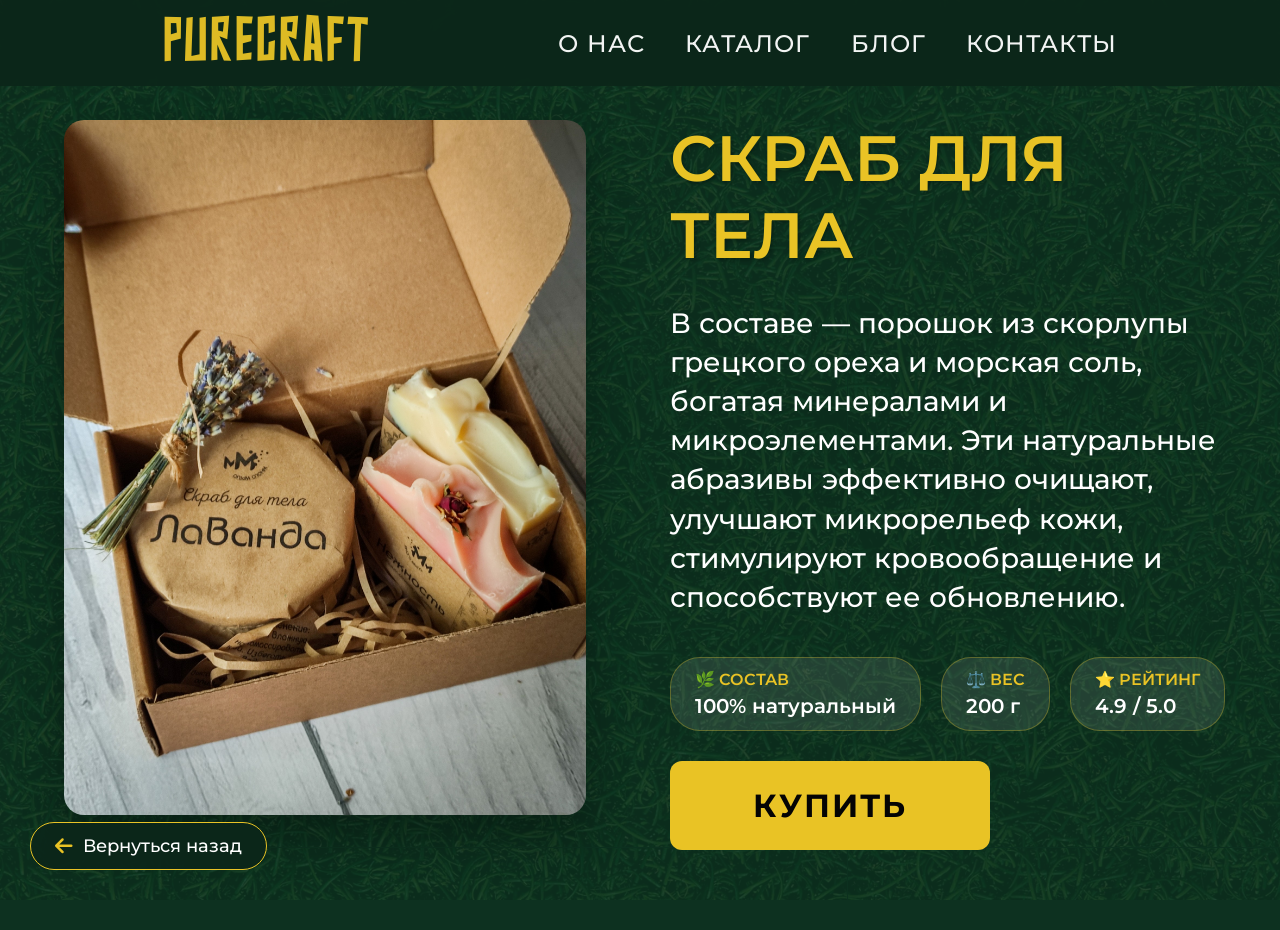
<file: product-scrub.html>
<!DOCTYPE html>
<html lang="ru">
<head>
    <meta charset="UTF-8">
    <meta name="viewport" content="width=device-width, initial-scale=1.0, user-scalable=yes">
    <title>PURECRAFT - СКРАБ ДЛЯ ТЕЛА</title>
    
    <link rel="preconnect" href="https://fonts.googleapis.com">
    <link rel="preconnect" href="https://fonts.gstatic.com" crossorigin>
    <link href="https://fonts.googleapis.com/css2?family=Montserrat:wght@400;500;600;700&display=swap" rel="stylesheet">
    
    <style>
        @font-face {
            font-family: 'Nozhik';
            src: url('fonts/Nozhik.otf') format('opentype');
            font-weight: 700;
            font-style: normal;
            font-display: swap;
        }
        
        * {
            margin: 0;
            padding: 0;
            box-sizing: border-box;
        }
        
        body {
            font-family: 'Montserrat', sans-serif;
            overflow-x: hidden;
            background: #0D3120;
        }
        
        @keyframes fadeInUp {
            from { opacity: 0; transform: translateY(50px); }
            to { opacity: 1; transform: translateY(0); }
        }
        
        @keyframes fadeInLeft {
            from { opacity: 0; transform: translateX(-80px); }
            to { opacity: 1; transform: translateX(0); }
        }
        
        @keyframes fadeInRight {
            from { opacity: 0; transform: translateX(80px); }
            to { opacity: 1; transform: translateX(0); }
        }
        
        @keyframes scaleIn {
            from { opacity: 0; transform: scale(0.9); }
            to { opacity: 1; transform: scale(1); }
        }
        
        .product-bg {
            position: fixed;
            top: 0;
            left: 0;
            width: 100%;
            height: 100%;
            object-fit: cover;
            object-position: center;
            z-index: 0;
        }
        
        .product-overlay {
            position: fixed;
            top: 0;
            left: 0;
            width: 100%;
            height: 100%;
            opacity: 0.90;
            background: #0D3120;
            z-index: 1;
        }
        
        .product-container {
            position: relative;
            z-index: 2;
            min-height: 100vh;
            width: 100%;
            display: flex;
            align-items: center;
            justify-content: center;
            padding: 120px 40px 80px 40px;
        }
        
        .product-content {
            max-width: 1400px;
            width: 100%;
            margin: 0 auto;
            display: flex;
            gap: 60px;
            align-items: flex-start;
            justify-content: center;
        }
        
        .product-left {
            flex: 1;
            min-width: 280px;
            display: flex;
            justify-content: center;
            align-items: center;
        }
        
        .product-image {
            width: 100%;
            max-width: 522px;
            height: auto;
            border-radius: 20px;
            box-shadow: 0 20px 40px rgba(0, 0, 0, 0.3);
            animation: fadeInLeft 0.8s ease-out forwards;
            transition: transform 0.3s ease;
            display: block;
        }
        
        .product-image:hover {
            transform: scale(1.02);
        }
        
        .product-right {
            flex: 1;
            min-width: 280px;
            display: flex;
            flex-direction: column;
            gap: 30px;
        }
        
        .product-title {
            color: #E9C325;
            font-size: 64px;
            font-family: Montserrat;
            font-weight: 600;
            line-height: 1.2;
            text-shadow: 2px 2px 4px rgba(0, 0, 0, 0.3);
            animation: fadeInRight 0.8s ease-out forwards;
        }
        
        .product-description {
            color: white;
            font-size: 28px;
            font-family: Montserrat;
            font-weight: 500;
            line-height: 1.4;
            animation: fadeInRight 0.8s ease-out forwards;
            animation-delay: 0.2s;
            opacity: 0;
            animation-fill-mode: forwards;
        }
        
        .product-specs {
            display: flex;
            flex-wrap: wrap;
            gap: 20px;
            margin-top: 10px;
            animation: fadeInUp 0.8s ease-out forwards;
            animation-delay: 0.4s;
            opacity: 0;
            animation-fill-mode: forwards;
        }
        
        .spec-item {
            background: rgba(255, 255, 255, 0.1);
            backdrop-filter: blur(5px);
            padding: 12px 24px;
            border-radius: 30px;
            border: 1px solid rgba(233, 195, 37, 0.3);
        }
        
        .spec-item span {
            color: #E9C325;
            font-size: 16px;
            font-weight: 600;
        }
        
        .spec-item p {
            color: white;
            font-size: 20px;
            font-weight: 600;
            margin-top: 5px;
        }
        
        .buy-button {
            background: #E9C325;
            border-radius: 12px;
            cursor: pointer;
            transition: all 0.3s ease;
            animation: scaleIn 0.6s ease-out forwards;
            animation-delay: 0.5s;
            opacity: 0;
            animation-fill-mode: forwards;
            width: 100%;
            max-width: 320px;
            padding: 25px 40px;
            text-align: center;
        }
        
        .buy-button:hover {
            transform: scale(1.05);
            box-shadow: 0 10px 30px rgba(233, 195, 37, 0.4);
        }
        
        .buy-button-text {
            color: #040404;
            font-family: Montserrat;
            font-size: 32px;
            font-weight: 700;
            letter-spacing: 2px;
        }
        
        .back-button {
            position: fixed;
            bottom: 30px;
            left: 30px;
            z-index: 100;
            background: rgba(12, 38, 26, 0.9);
            backdrop-filter: blur(10px);
            padding: 12px 24px;
            border-radius: 50px;
            cursor: pointer;
            display: flex;
            align-items: center;
            gap: 10px;
            transition: all 0.3s ease;
            border: 1px solid #E9C325;
        }
        
        .back-button:hover {
            transform: translateX(-5px);
            background: #0C261A;
        }
        
        .back-button i {
            color: #E9C325;
            font-size: 20px;
        }
        
        .back-button span {
            color: white;
            font-family: Montserrat;
            font-size: 18px;
            font-weight: 500;
        }
        
        .fixed-header {
            position: fixed;
            top: 0;
            left: 0;
            width: 100%;
            height: 86px;
            background-color: #0C261A;
            opacity: 0.95;
            z-index: 1000;
            display: flex;
            justify-content: center;
            backdrop-filter: blur(5px);
        }
        
        .header-content {
            width: 100%;
            max-width: 1920px;
            height: 100%;
            display: flex;
            align-items: center;
            justify-content: space-between;
            padding: 0 163px;
        }
        
        .logo {
            color: #E9C325;
            font-size: 64px;
            font-family: 'Nozhik', 'Montserrat', sans-serif;
            font-weight: 700;
            letter-spacing: 3.20px;
            cursor: pointer;
            transition: opacity 0.3s ease;
        }
        
        .logo:hover {
            opacity: 0.8;
        }
        
        .desktop-menu {
            display: flex;
            gap: 40px;
        }
        
        .menu-item {
            color: white;
            font-size: 24px;
            font-family: Montserrat;
            font-weight: 500;
            letter-spacing: 1.20px;
            cursor: pointer;
            transition: color 0.3s ease;
        }
        
        .menu-item:hover {
            color: #E9C325;
        }
        
        .burger-container-fixed {
            display: none;
            width: 50px;
            height: 50px;
            cursor: pointer;
            flex-direction: column;
            justify-content: center;
            align-items: center;
            z-index: 1001;
        }
        
        .burger-container-fixed .burger-line {
            width: 35px;
            height: 4px;
            background-color: #E9C325;
            margin: 5px 0;
            transition: all 0.3s ease;
            border-radius: 3px;
        }
        
        .burger-container-fixed.open .burger-line:nth-child(1) {
            transform: rotate(45deg) translate(10px, 10px);
        }
        
        .burger-container-fixed.open .burger-line:nth-child(2) {
            opacity: 0;
            transform: scale(0);
        }
        
        .burger-container-fixed.open .burger-line:nth-child(3) {
            transform: rotate(-45deg) translate(10px, -10px);
        }
        
        .mobile-menu {
            position: fixed;
            top: 86px;
            right: -100%;
            width: 320px;
            height: calc(100vh - 86px);
            background: #0C261A;
            z-index: 999;
            transition: right 0.4s cubic-bezier(0.4, 0, 0.2, 1);
            display: flex;
            flex-direction: column;
            padding: 40px 30px;
            gap: 25px;
            box-shadow: -5px 0 20px rgba(0, 0, 0, 0.3);
            border-left: 2px solid #E9C325;
        }
        
        .mobile-menu.open {
            right: 0;
        }
        
        .mobile-menu-item {
            color: white;
            font-size: 24px;
            font-family: Montserrat;
            font-weight: 500;
            cursor: pointer;
            transition: color 0.3s ease, transform 0.3s ease;
            padding: 12px 0;
            border-bottom: 1px solid rgba(233, 195, 37, 0.3);
        }
        
        .mobile-menu-item:hover {
            color: #E9C325;
            transform: translateX(-10px);
        }
        
        .mobile-buy-button {
            width: 100%;
            height: 55px;
            background-color: #E9C325;
            border-radius: 8px;
            cursor: pointer;
            transition: all 0.3s ease;
            display: flex;
            align-items: center;
            justify-content: center;
            margin-top: 20px;
        }
        
        .mobile-buy-button-text {
            color: #040404;
            font-family: Montserrat;
            font-size: 22px;
            font-weight: 700;
        }
        
        .menu-overlay {
            position: fixed;
            top: 0;
            left: 0;
            width: 100%;
            height: 100%;
            background: rgba(0, 0, 0, 0.5);
            z-index: 998;
            opacity: 0;
            visibility: hidden;
            transition: opacity 0.3s ease, visibility 0.3s ease;
        }
        
        .menu-overlay.open {
            opacity: 1;
            visibility: visible;
        }
        
        @media (max-width: 1200px) {
            .desktop-menu { display: none; }
            .burger-container-fixed { display: flex; }
            .header-content { padding: 0 30px; }
            .product-title { font-size: 48px; }
            .product-description { font-size: 22px; }
            .product-content { gap: 40px; }
            .buy-button-text { font-size: 28px; }
            .buy-button { padding: 20px 30px; }
        }
        
        @media (max-width: 992px) {
            .product-container { padding: 110px 30px 60px 30px; }
            .product-title { font-size: 42px; }
            .product-description { font-size: 20px; }
        }
        
        @media (max-width: 768px) {
            .fixed-header { height: 70px; }
            .logo { font-size: 36px; }
            .burger-container-fixed { width: 45px; height: 45px; }
            .burger-container-fixed .burger-line { width: 30px; height: 4px; }
            .mobile-menu { top: 70px; height: calc(100vh - 70px); width: 100%; }
            .mobile-menu-item { font-size: 20px; padding: 10px 0; }
            .product-container { padding: 100px 20px 50px 20px; }
            .product-content { flex-direction: column; align-items: center; gap: 30px; }
            .product-left { width: 100%; justify-content: center; }
            .product-image { max-width: 280px; }
            .product-right { width: 100%; align-items: center; text-align: center; }
            .product-title { font-size: 32px; text-align: center; }
            .product-description { font-size: 18px; text-align: center; }
            .product-specs { justify-content: center; }
            .spec-item { padding: 8px 16px; }
            .spec-item span { font-size: 12px; }
            .spec-item p { font-size: 14px; }
            .buy-button { max-width: 280px; padding: 15px 20px; margin: 0 auto; }
            .buy-button-text { font-size: 24px; }
            .back-button { bottom: 10px; left: 20px; padding: 8px 16px; }
            .back-button span { font-size: 14px; }
        }
        
        @media (max-width: 576px) {
            .logo { font-size: 40px; }
            .burger-container-fixed { width: 40px; height: 40px; }
            .burger-container-fixed .burger-line { width: 25px; height: 3px; }
            .product-container { padding: 90px 15px 40px 15px; }
            .product-image { max-width: 220px; }
            .product-title { font-size: 24px; }
            .product-description { font-size: 15px; }
            .buy-button { max-width: 220px; }
            .buy-button-text { font-size: 20px; }
            .mobile-menu-item { font-size: 18px; }
        }
        
        @media (max-width: 400px) {
            .logo { font-size: 40px; }
            .product-title { font-size: 20px; }
            .product-description { font-size: 13px; }
            .spec-item { padding: 6px 12px; }
            .spec-item span { font-size: 10px; }
            .spec-item p { font-size: 12px; }
            .buy-button-text { font-size: 18px; }
        }
        
        ::-webkit-scrollbar { width: 8px; background: #0C261A; }
        ::-webkit-scrollbar-thumb { background: #E9C325; border-radius: 4px; }
        
        @media (max-width: 768px) {
            .product-image:hover, .buy-button:hover, .back-button:hover { transform: none; }
        }
    </style>
    
    <link rel="stylesheet" href="https://cdnjs.cloudflare.com/ajax/libs/font-awesome/6.4.0/css/all.min.css">
</head>
<body>
    <div class="fixed-header">
        <div class="header-content">
            <div class="logo" onclick="window.location.href='index.html'">PURECRAFT</div>
            <div class="desktop-menu">
                <div class="menu-item">О НАС</div>
                <div class="menu-item">КАТАЛОГ</div>
                <div class="menu-item">БЛОГ</div>
                <div class="menu-item">КОНТАКТЫ</div>
            </div>
            <div class="burger-container-fixed" id="burgerMenu" onclick="toggleBurger('burgerMenu')">
                <div class="burger-line"></div>
                <div class="burger-line"></div>
                <div class="burger-line"></div>
            </div>
        </div>
    </div>
    
    <div class="mobile-menu" id="mobileMenu">
        <div class="mobile-menu-item" onclick="closeMobileMenuAndGoTo('about')">О НАС</div>
        <div class="mobile-menu-item" onclick="closeMobileMenuAndGoTo('catalog')">КАТАЛОГ</div>
        <div class="mobile-menu-item" onclick="closeMobileMenuAndGoTo('blog')">БЛОГ</div>
        <div class="mobile-menu-item" onclick="closeMobileMenuAndGoTo('contacts')">КОНТАКТЫ</div>
        <div class="mobile-buy-button" onclick="window.open('https://example.com/buy', '_blank')">
            <div class="mobile-buy-button-text">КУПИТЬ</div>
        </div>
    </div>
    <div class="menu-overlay" id="menuOverlay" onclick="closeMobileMenu()"></div>
    
    <img class="product-bg" id="productBg" src="фон для каталога.jpg" alt="Background" />
    <div class="product-overlay"></div>
    
    <div class="product-container">
        <div class="product-content">
            <div class="product-left">
                <img class="product-image" src="скраб.jpg" alt="СКРАБ ДЛЯ ТЕЛА" />
            </div>
            <div class="product-right">
                <div class="product-title">СКРАБ ДЛЯ ТЕЛА</div>
                <div class="product-description">
                    В составе — порошок из скорлупы грецкого ореха и морская соль, богатая минералами и микроэлементами. Эти натуральные абразивы эффективно очищают, улучшают микрорельеф кожи, стимулируют кровообращение и способствуют ее обновлению.
                </div>
                <div class="product-specs">
                    <div class="spec-item">
                        <span>🌿 СОСТАВ</span>
                        <p>100% натуральный</p>
                    </div>
                    <div class="spec-item">
                        <span>⚖️ ВЕС</span>
                        <p>200 г</p>
                    </div>
                    <div class="spec-item">
                        <span>⭐ РЕЙТИНГ</span>
                        <p>4.9 / 5.0</p>
                    </div>
                </div>
                <div class="buy-button" onclick="window.open('https://example.com/buy/scrub', '_blank')">
                    <div class="buy-button-text">КУПИТЬ</div>
                </div>
            </div>
        </div>
    </div>
    
    <div class="back-button" onclick="history.back()">
        <i class="fa-solid fa-arrow-left"></i>
        <span>Вернуться назад</span>
    </div>
    
    <script>
        function toggleBurger(id) {
            const burger = document.getElementById(id);
            const mobileMenu = document.getElementById('mobileMenu');
            const overlay = document.getElementById('menuOverlay');
            
            burger.classList.toggle('open');
            mobileMenu.classList.toggle('open');
            overlay.classList.toggle('open');
            
            document.body.style.overflow = mobileMenu.classList.contains('open') ? 'hidden' : '';
        }
        
        function closeMobileMenu() {
            const burger = document.getElementById('burgerMenu');
            const mobileMenu = document.getElementById('mobileMenu');
            const overlay = document.getElementById('menuOverlay');
            
            if (burger && burger.classList.contains('open')) {
                burger.classList.remove('open');
                mobileMenu.classList.remove('open');
                overlay.classList.remove('open');
                document.body.style.overflow = '';
            }
        }
        
        function closeMobileMenuAndGoTo(section) {
            closeMobileMenu();
            setTimeout(() => {
                window.location.href = 'index.html#' + section;
            }, 300);
        }
        
        document.addEventListener('keydown', function(e) {
            if (e.key === 'Escape') closeMobileMenu();
        });
        
        document.addEventListener('DOMContentLoaded', function() {
            const backButton = document.querySelector('.back-button');
            if (backButton) {
                backButton.style.animation = 'fadeInUp 0.6s ease-out forwards';
                backButton.style.opacity = '0';
                setTimeout(() => backButton.style.opacity = '1', 700);
            }
        });
    </script>
</body>
</html>
</file>
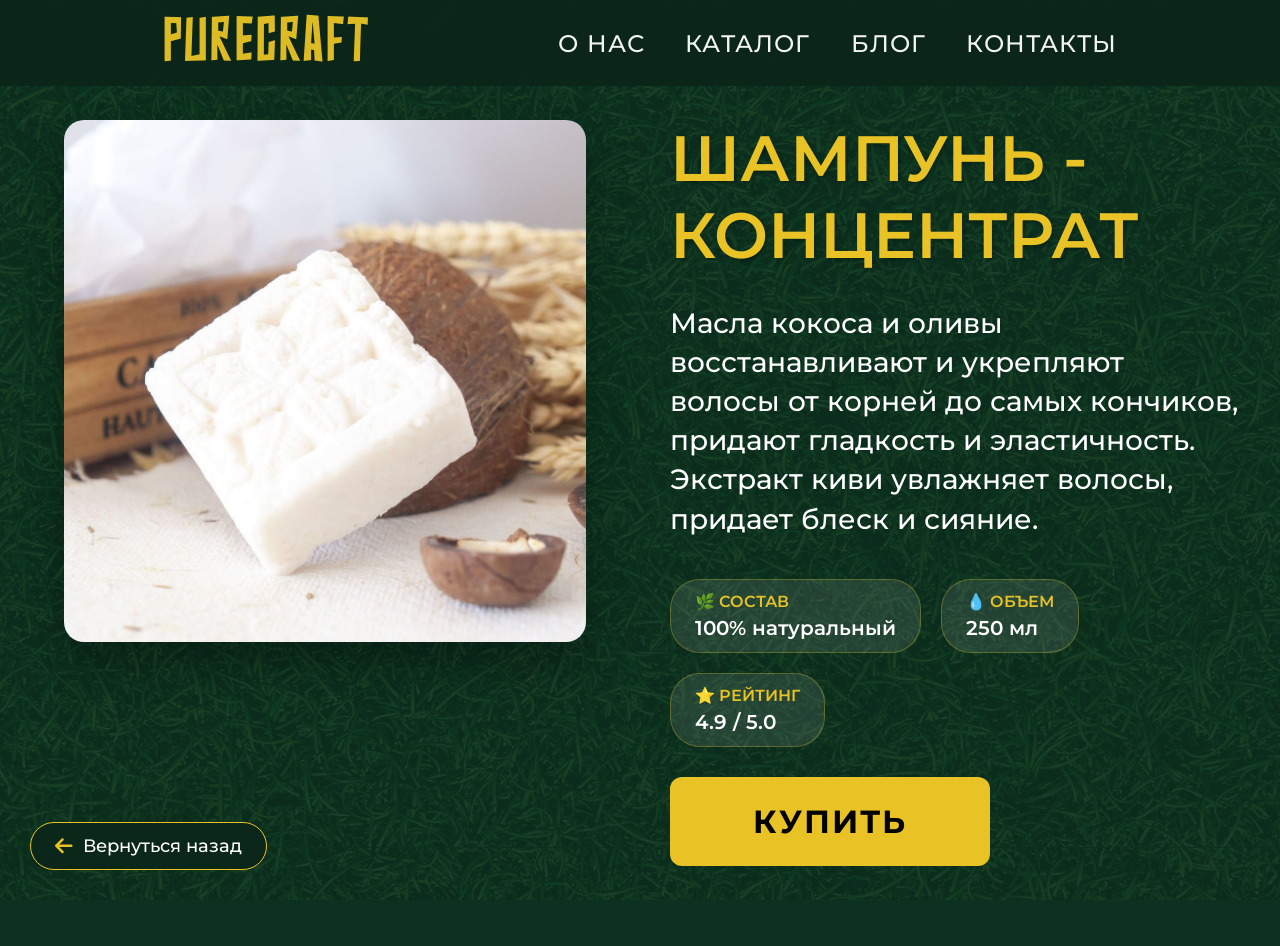
<file: product-shampoo.html>
<!DOCTYPE html>
<html lang="ru">
<head>
    <meta charset="UTF-8">
    <meta name="viewport" content="width=device-width, initial-scale=1.0, user-scalable=yes">
    <title>PURECRAFT - ШАМПУНЬ КОНЦЕНТРАТ</title>
    
    <link rel="preconnect" href="https://fonts.googleapis.com">
    <link rel="preconnect" href="https://fonts.gstatic.com" crossorigin>
    <link href="https://fonts.googleapis.com/css2?family=Montserrat:wght@400;500;600;700&display=swap" rel="stylesheet">
    
    <style>
        @font-face {
            font-family: 'Nozhik';
            src: url('fonts/Nozhik.otf') format('opentype');
            font-weight: 700;
            font-style: normal;
            font-display: swap;
        }
        
        * {
            margin: 0;
            padding: 0;
            box-sizing: border-box;
        }
        
        body {
            font-family: 'Montserrat', sans-serif;
            overflow-x: hidden;
            background: #0D3120;
        }
        
        /* Анимации */
        @keyframes fadeInUp {
            from { opacity: 0; transform: translateY(50px); }
            to { opacity: 1; transform: translateY(0); }
        }
        
        @keyframes fadeInLeft {
            from { opacity: 0; transform: translateX(-80px); }
            to { opacity: 1; transform: translateX(0); }
        }
        
        @keyframes fadeInRight {
            from { opacity: 0; transform: translateX(80px); }
            to { opacity: 1; transform: translateX(0); }
        }
        
        @keyframes scaleIn {
            from { opacity: 0; transform: scale(0.9); }
            to { opacity: 1; transform: scale(1); }
        }
        
        /* ФОН */
        .product-bg {
            position: fixed;
            top: 0;
            left: 0;
            width: 100%;
            height: 100%;
            object-fit: cover;
            object-position: center;
            z-index: 0;
        }
        
        .product-overlay {
            position: fixed;
            top: 0;
            left: 0;
            width: 100%;
            height: 100%;
            opacity: 0.90;
            background: #0D3120;
            z-index: 1;
        }
        
        /* КОНТЕЙНЕР */
        .product-container {
            position: relative;
            z-index: 2;
            min-height: 100vh;
            width: 100%;
            display: flex;
            align-items: center;
            justify-content: center;
            padding: 120px 40px 80px 40px;
        }
        
        .product-content {
            max-width: 1400px;
            width: 100%;
            margin: 0 auto;
            display: flex;
            gap: 60px;
            align-items: flex-start;
            justify-content: center;
        }
        
        /* ЛЕВАЯ КОЛОНКА */
        .product-left {
            flex: 1;
            min-width: 280px;
            display: flex;
            justify-content: center;
            align-items: center;
        }
        
        .product-image {
            width: 100%;
            max-width: 522px;
            height: auto;
            border-radius: 20px;
            box-shadow: 0 20px 40px rgba(0, 0, 0, 0.3);
            animation: fadeInLeft 0.8s ease-out forwards;
            transition: transform 0.3s ease;
            display: block;
        }
        
        .product-image:hover {
            transform: scale(1.02);
        }
        
        /* ПРАВАЯ КОЛОНКА */
        .product-right {
            flex: 1;
            min-width: 280px;
            display: flex;
            flex-direction: column;
            gap: 30px;
        }
        
        .product-title {
            color: #E9C325;
            font-size: 64px;
            font-family: Montserrat;
            font-weight: 600;
            line-height: 1.2;
            text-shadow: 2px 2px 4px rgba(0, 0, 0, 0.3);
            animation: fadeInRight 0.8s ease-out forwards;
        }
        
        .product-description {
            color: white;
            font-size: 28px;
            font-family: Montserrat;
            font-weight: 500;
            line-height: 1.4;
            animation: fadeInRight 0.8s ease-out forwards;
            animation-delay: 0.2s;
            opacity: 0;
            animation-fill-mode: forwards;
        }
        
        .product-specs {
            display: flex;
            flex-wrap: wrap;
            gap: 20px;
            margin-top: 10px;
            animation: fadeInUp 0.8s ease-out forwards;
            animation-delay: 0.4s;
            opacity: 0;
            animation-fill-mode: forwards;
        }
        
        .spec-item {
            background: rgba(255, 255, 255, 0.1);
            backdrop-filter: blur(5px);
            padding: 12px 24px;
            border-radius: 30px;
            border: 1px solid rgba(233, 195, 37, 0.3);
        }
        
        .spec-item span {
            color: #E9C325;
            font-size: 16px;
            font-weight: 600;
        }
        
        .spec-item p {
            color: white;
            font-size: 20px;
            font-weight: 600;
            margin-top: 5px;
        }
        
        .buy-button {
            background: #E9C325;
            border-radius: 12px;
            cursor: pointer;
            transition: all 0.3s ease;
            animation: scaleIn 0.6s ease-out forwards;
            animation-delay: 0.5s;
            opacity: 0;
            animation-fill-mode: forwards;
            width: 100%;
            max-width: 320px;
            padding: 25px 40px;
            text-align: center;
        }
        
        .buy-button:hover {
            transform: scale(1.05);
            box-shadow: 0 10px 30px rgba(233, 195, 37, 0.4);
        }
        
        .buy-button-text {
            color: #040404;
            font-family: Montserrat;
            font-size: 32px;
            font-weight: 700;
            letter-spacing: 2px;
        }
        
        /* КНОПКА НАЗАД */
        .back-button {
            position: fixed;
            bottom: 30px;
            left: 30px;
            z-index: 100;
            background: rgba(12, 38, 26, 0.9);
            backdrop-filter: blur(10px);
            padding: 12px 24px;
            border-radius: 50px;
            cursor: pointer;
            display: flex;
            align-items: center;
            gap: 10px;
            transition: all 0.3s ease;
            border: 1px solid #E9C325;
        }
        
        .back-button:hover {
            transform: translateX(-5px);
            background: #0C261A;
        }
        
        .back-button i {
            color: #E9C325;
            font-size: 20px;
        }
        
        .back-button span {
            color: white;
            font-family: Montserrat;
            font-size: 18px;
            font-weight: 500;
        }
        
        /* ХЕДЕР */
        .fixed-header {
            position: fixed;
            top: 0;
            left: 0;
            width: 100%;
            height: 86px;
            background-color: #0C261A;
            opacity: 0.95;
            z-index: 1000;
            display: flex;
            justify-content: center;
            backdrop-filter: blur(5px);
        }
        
        .header-content {
            width: 100%;
            max-width: 1920px;
            height: 100%;
            display: flex;
            align-items: center;
            justify-content: space-between;
            padding: 0 163px;
        }
        
        .logo {
            color: #E9C325;
            font-size: 64px;
            font-family: 'Nozhik', 'Montserrat', sans-serif;
            font-weight: 700;
            letter-spacing: 3.20px;
            cursor: pointer;
            transition: opacity 0.3s ease;
        }
        
        .logo:hover {
            opacity: 0.8;
        }
        
        .desktop-menu {
            display: flex;
            gap: 40px;
        }
        
        .menu-item {
            color: white;
            font-size: 24px;
            font-family: Montserrat;
            font-weight: 500;
            letter-spacing: 1.20px;
            cursor: pointer;
            transition: color 0.3s ease;
        }
        
        .menu-item:hover {
            color: #E9C325;
        }
        
        /* БУРГЕР-МЕНЮ */
        .burger-container-fixed {
            display: none;
            width: 50px;
            height: 50px;
            cursor: pointer;
            flex-direction: column;
            justify-content: center;
            align-items: center;
            z-index: 1001;
        }
        
        .burger-container-fixed .burger-line {
            width: 35px;
            height: 4px;
            background-color: #E9C325;
            margin: 5px 0;
            transition: all 0.3s ease;
            border-radius: 3px;
        }
        
        .burger-container-fixed.open .burger-line:nth-child(1) {
            transform: rotate(45deg) translate(10px, 10px);
        }
        
        .burger-container-fixed.open .burger-line:nth-child(2) {
            opacity: 0;
            transform: scale(0);
        }
        
        .burger-container-fixed.open .burger-line:nth-child(3) {
            transform: rotate(-45deg) translate(10px, -10px);
        }
        
        .mobile-menu {
            position: fixed;
            top: 86px;
            right: -100%;
            width: 320px;
            height: calc(100vh - 86px);
            background: #0C261A;
            z-index: 999;
            transition: right 0.4s cubic-bezier(0.4, 0, 0.2, 1);
            display: flex;
            flex-direction: column;
            padding: 40px 30px;
            gap: 25px;
            box-shadow: -5px 0 20px rgba(0, 0, 0, 0.3);
            border-left: 2px solid #E9C325;
        }
        
        .mobile-menu.open {
            right: 0;
        }
        
        .mobile-menu-item {
            color: white;
            font-size: 24px;
            font-family: Montserrat;
            font-weight: 500;
            cursor: pointer;
            transition: color 0.3s ease, transform 0.3s ease;
            padding: 12px 0;
            border-bottom: 1px solid rgba(233, 195, 37, 0.3);
        }
        
        .mobile-menu-item:hover {
            color: #E9C325;
            transform: translateX(-10px);
        }
        
        .mobile-buy-button {
            width: 100%;
            height: 55px;
            background-color: #E9C325;
            border-radius: 8px;
            cursor: pointer;
            transition: all 0.3s ease;
            display: flex;
            align-items: center;
            justify-content: center;
            margin-top: 20px;
        }
        
        .mobile-buy-button-text {
            color: #040404;
            font-family: Montserrat;
            font-size: 22px;
            font-weight: 700;
        }
        
        .menu-overlay {
            position: fixed;
            top: 0;
            left: 0;
            width: 100%;
            height: 100%;
            background: rgba(0, 0, 0, 0.5);
            z-index: 998;
            opacity: 0;
            visibility: hidden;
            transition: opacity 0.3s ease, visibility 0.3s ease;
        }
        
        .menu-overlay.open {
            opacity: 1;
            visibility: visible;
        }
        
        /* ===== АДАПТИВНОСТЬ ===== */
        
        /* ДО 1200px - планшеты */
        @media (max-width: 1200px) {
            .desktop-menu {
                display: none;
            }
            .burger-container-fixed {
                display: flex;
            }
            .header-content {
                padding: 0 30px;
            }
            .product-title {
                font-size: 48px;
            }
            .product-description {
                font-size: 22px;
            }
            .product-content {
                gap: 40px;
            }
            .buy-button-text {
                font-size: 28px;
            }
            .buy-button {
                padding: 20px 30px;
            }
        }
        
        /* ДО 992px */
        @media (max-width: 992px) {
            .product-container {
                padding: 110px 30px 60px 30px;
            }
            .product-title {
                font-size: 42px;
            }
            .product-description {
                font-size: 20px;
            }
        }
        
        /* ДО 768px - телефоны */
        @media (max-width: 768px) {
            .fixed-header {
                height: 70px;
            }
            .logo {
                font-size: 36px;
            }
            .burger-container-fixed {
                width: 45px;
                height: 45px;
            }
            .burger-container-fixed .burger-line {
                width: 30px;
                height: 4px;
            }
            .mobile-menu {
                top: 70px;
                height: calc(100vh - 70px);
                width: 100%;
            }
            .mobile-menu-item {
                font-size: 20px;
                padding: 10px 0;
            }
            
            .product-container {
                padding: 100px 20px 50px 20px;
            }
            .product-content {
                flex-direction: column;
                align-items: center;
                gap: 30px;
            }
            .product-left {
                width: 100%;
                justify-content: center;
            }
            .product-image {
                max-width: 280px;
            }
            .product-right {
                width: 100%;
                align-items: center;
                text-align: center;
            }
            .product-title {
                font-size: 32px;
                text-align: center;
            }
            .product-description {
                font-size: 18px;
                text-align: center;
            }
            .product-specs {
                justify-content: center;
            }
            .spec-item {
                padding: 8px 16px;
            }
            .spec-item span {
                font-size: 12px;
            }
            .spec-item p {
                font-size: 14px;
            }
            .buy-button {
                max-width: 280px;
                padding: 15px 20px;
                margin: 0 auto;
            }
            .buy-button-text {
                font-size: 24px;
            }
            .back-button {
                bottom: 10px;
                left: 20px;
                padding: 8px 16px;
            }
            .back-button span {
                font-size: 14px;
            }
        }
        
        /* ДО 576px */
        @media (max-width: 576px) {
            .logo {
                font-size: 40px;
            }
            .burger-container-fixed {
                width: 40px;
                height: 40px;
            }
            .burger-container-fixed .burger-line {
                width: 25px;
                height: 3px;
            }
            .product-container {
                padding: 90px 15px 40px 15px;
            }
            .product-image {
                max-width: 220px;
            }
            .product-title {
                font-size: 24px;
            }
            .product-description {
                font-size: 15px;
            }
            .buy-button {
                max-width: 220px;
            }
            .buy-button-text {
                font-size: 20px;
            }
            .mobile-menu-item {
                font-size: 18px;
            }
        }
        
        /* ДО 400px */
        @media (max-width: 400px) {
            .logo {
                font-size: 40px;
            }
            .product-title {
                font-size: 20px;
            }
            .product-description {
                font-size: 13px;
            }
            .spec-item {
                padding: 6px 12px;
            }
            .spec-item span {
                font-size: 10px;
            }
            .spec-item p {
                font-size: 12px;
            }
            .buy-button-text {
                font-size: 18px;
            }
        }
        
        /* СКРОЛЛБАР */
        ::-webkit-scrollbar {
            width: 8px;
            background: #0C261A;
        }
        ::-webkit-scrollbar-thumb {
            background: #E9C325;
            border-radius: 4px;
        }
        
        /* ОТКЛЮЧАЕМ HOVER НА МОБИЛЬНЫХ */
        @media (max-width: 768px) {
            .product-image:hover, .buy-button:hover, .back-button:hover {
                transform: none;
            }
        }
    </style>
    
    <link rel="stylesheet" href="https://cdnjs.cloudflare.com/ajax/libs/font-awesome/6.4.0/css/all.min.css">
</head>
<body>
    <!-- ХЕДЕР -->
    <div class="fixed-header">
        <div class="header-content">
            <div class="logo" onclick="window.location.href='index.html'">PURECRAFT</div>
            <div class="desktop-menu">
                <div class="menu-item">О НАС</div>
                <div class="menu-item">КАТАЛОГ</div>
                <div class="menu-item">БЛОГ</div>
                <div class="menu-item">КОНТАКТЫ</div>
            </div>
            <div class="burger-container-fixed" id="burgerMenu" onclick="toggleBurger('burgerMenu')">
                <div class="burger-line"></div>
                <div class="burger-line"></div>
                <div class="burger-line"></div>
            </div>
        </div>
    </div>
    
    <!-- МОБИЛЬНОЕ МЕНЮ -->
    <div class="mobile-menu" id="mobileMenu">
        <div class="mobile-menu-item" onclick="closeMobileMenuAndGoTo('about')">О НАС</div>
        <div class="mobile-menu-item" onclick="closeMobileMenuAndGoTo('catalog')">КАТАЛОГ</div>
        <div class="mobile-menu-item" onclick="closeMobileMenuAndGoTo('blog')">БЛОГ</div>
        <div class="mobile-menu-item" onclick="closeMobileMenuAndGoTo('contacts')">КОНТАКТЫ</div>
        </div>
    </div>
    <div class="menu-overlay" id="menuOverlay" onclick="closeMobileMenu()"></div>
    
    <!-- ФОН -->
    <img class="product-bg" id="productBg" src="фон для каталога.jpg" alt="Background" />
    <div class="product-overlay"></div>
    
    <!-- ОСНОВНОЙ КОНТЕНТ -->
    <div class="product-container">
        <div class="product-content">
            <div class="product-left">
                <img class="product-image" src="шампунь.jpg" alt="ШАМПУНЬ КОНЦЕНТРАТ" />
            </div>
            <div class="product-right">
                <div class="product-title">ШАМПУНЬ - КОНЦЕНТРАТ</div>
                <div class="product-description">
                    Масла кокоса и оливы восстанавливают и укрепляют волосы от корней до самых кончиков, придают гладкость и эластичность. Экстракт киви увлажняет волосы, придает блеск и сияние.
                </div>
                <div class="product-specs">
                    <div class="spec-item">
                        <span>🌿 СОСТАВ</span>
                        <p>100% натуральный</p>
                    </div>
                    <div class="spec-item">
                        <span>💧 ОБЪЕМ</span>
                        <p>250 мл</p>
                    </div>
                    <div class="spec-item">
                        <span>⭐ РЕЙТИНГ</span>
                        <p>4.9 / 5.0</p>
                    </div>
                </div>
                <div class="buy-button" onclick="window.open('https://example.com/buy/shampoo', '_blank')">
                    <div class="buy-button-text">КУПИТЬ</div>
                </div>
            </div>
        </div>
    </div>
    
    <!-- КНОПКА НАЗАД -->
    <div class="back-button" onclick="history.back()">
        <i class="fa-solid fa-arrow-left"></i>
        <span>Вернуться назад</span>
    </div>
    
    <script>
        function toggleBurger(id) {
            const burger = document.getElementById(id);
            const mobileMenu = document.getElementById('mobileMenu');
            const overlay = document.getElementById('menuOverlay');
            
            burger.classList.toggle('open');
            mobileMenu.classList.toggle('open');
            overlay.classList.toggle('open');
            
            document.body.style.overflow = mobileMenu.classList.contains('open') ? 'hidden' : '';
        }
        
        function closeMobileMenu() {
            const burger = document.getElementById('burgerMenu');
            const mobileMenu = document.getElementById('mobileMenu');
            const overlay = document.getElementById('menuOverlay');
            
            if (burger && burger.classList.contains('open')) {
                burger.classList.remove('open');
                mobileMenu.classList.remove('open');
                overlay.classList.remove('open');
                document.body.style.overflow = '';
            }
        }
        
        function closeMobileMenuAndGoTo(section) {
            closeMobileMenu();
            setTimeout(() => {
                window.location.href = 'index.html#' + section;
            }, 300);
        }
        
        document.addEventListener('keydown', function(e) {
            if (e.key === 'Escape') closeMobileMenu();
        });
        
        document.addEventListener('DOMContentLoaded', function() {
            const backButton = document.querySelector('.back-button');
            if (backButton) {
                backButton.style.animation = 'fadeInUp 0.6s ease-out forwards';
                backButton.style.opacity = '0';
                setTimeout(() => backButton.style.opacity = '1', 700);
            }
        });
    </script>
</body>
</html>
</file>
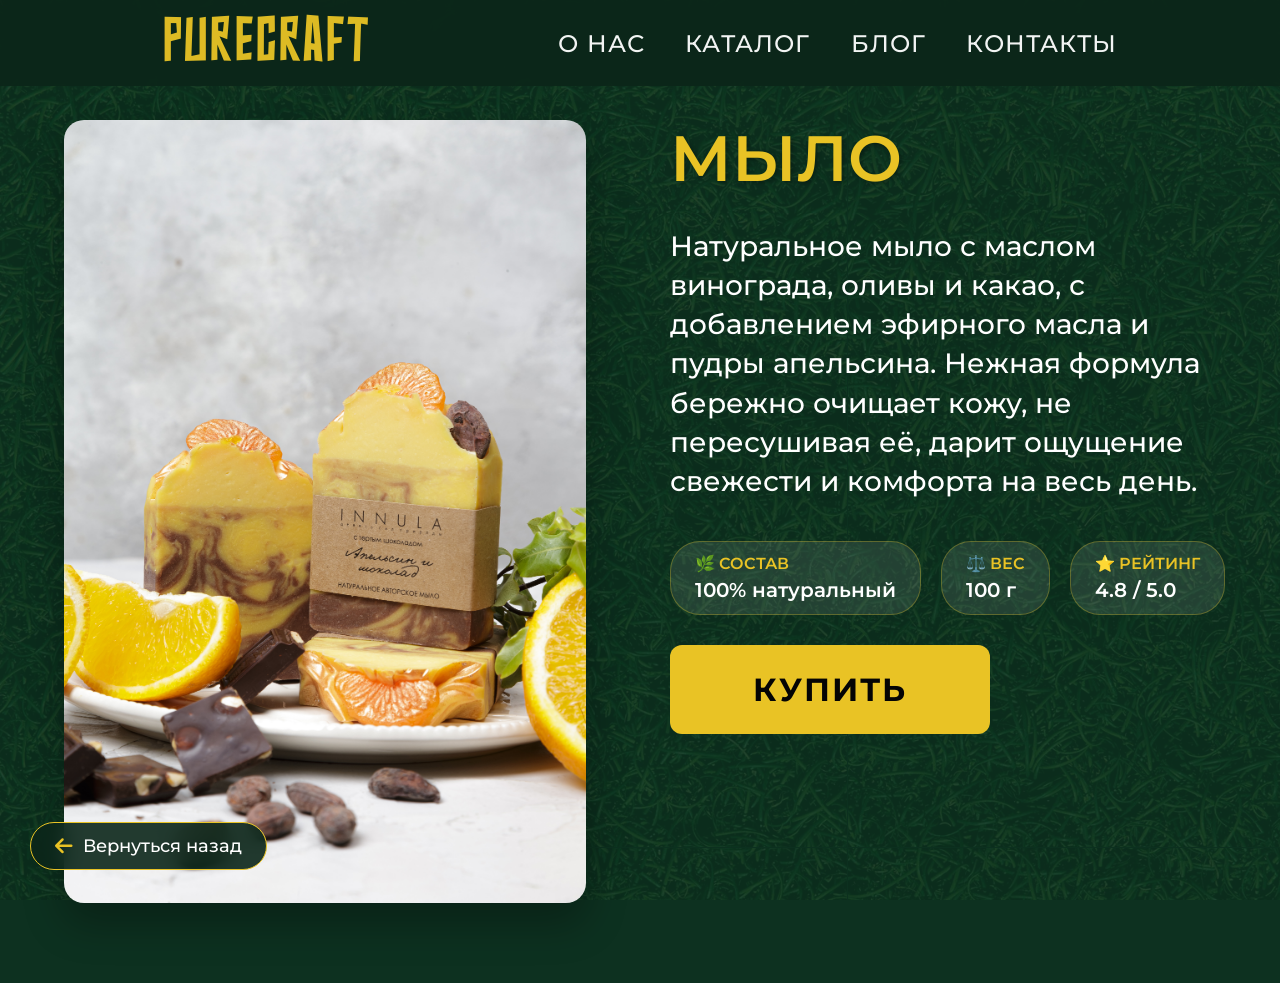
<file: product-soap.html>
<!DOCTYPE html>
<html lang="ru">
<head>
    <meta charset="UTF-8">
    <meta name="viewport" content="width=device-width, initial-scale=1.0, user-scalable=yes">
    <title>PURECRAFT - МЫЛО</title>
    
    <link rel="preconnect" href="https://fonts.googleapis.com">
    <link rel="preconnect" href="https://fonts.gstatic.com" crossorigin>
    <link href="https://fonts.googleapis.com/css2?family=Montserrat:wght@400;500;600;700&display=swap" rel="stylesheet">
    
    <style>
        @font-face {
            font-family: 'Nozhik';
            src: url('fonts/Nozhik.otf') format('opentype');
            font-weight: 700;
            font-style: normal;
            font-display: swap;
        }
        
        * {
            margin: 0;
            padding: 0;
            box-sizing: border-box;
        }
        
        body {
            font-family: 'Montserrat', sans-serif;
            overflow-x: hidden;
            background: #0D3120;
        }
        
        /* Анимации */
        @keyframes fadeInUp {
            from { opacity: 0; transform: translateY(50px); }
            to { opacity: 1; transform: translateY(0); }
        }
        
        @keyframes fadeInLeft {
            from { opacity: 0; transform: translateX(-80px); }
            to { opacity: 1; transform: translateX(0); }
        }
        
        @keyframes fadeInRight {
            from { opacity: 0; transform: translateX(80px); }
            to { opacity: 1; transform: translateX(0); }
        }
        
        @keyframes scaleIn {
            from { opacity: 0; transform: scale(0.9); }
            to { opacity: 1; transform: scale(1); }
        }
        
        /* ФОН */
        .product-bg {
            position: fixed;
            top: 0;
            left: 0;
            width: 100%;
            height: 100%;
            object-fit: cover;
            object-position: center;
            z-index: 0;
        }
        
        .product-overlay {
            position: fixed;
            top: 0;
            left: 0;
            width: 100%;
            height: 100%;
            opacity: 0.90;
            background: #0D3120;
            z-index: 1;
        }
        
        /* КОНТЕЙНЕР */
        .product-container {
            position: relative;
            z-index: 2;
            min-height: 100vh;
            width: 100%;
            display: flex;
            align-items: center;
            justify-content: center;
            padding: 120px 40px 80px 40px;
        }
        
        .product-content {
            max-width: 1400px;
            width: 100%;
            margin: 0 auto;
            display: flex;
            gap: 60px;
            align-items: flex-start;
            justify-content: center;
        }
        
        /* ЛЕВАЯ КОЛОНКА */
        .product-left {
            flex: 1;
            min-width: 280px;
            display: flex;
            justify-content: center;
            align-items: center;
        }
        
        .product-image {
            width: 100%;
            max-width: 522px;
            height: auto;
            border-radius: 20px;
            box-shadow: 0 20px 40px rgba(0, 0, 0, 0.3);
            animation: fadeInLeft 0.8s ease-out forwards;
            transition: transform 0.3s ease;
            display: block;
        }
        
        .product-image:hover {
            transform: scale(1.02);
        }
        
        /* ПРАВАЯ КОЛОНКА */
        .product-right {
            flex: 1;
            min-width: 280px;
            display: flex;
            flex-direction: column;
            gap: 30px;
        }
        
        .product-title {
            color: #E9C325;
            font-size: 64px;
            font-family: Montserrat;
            font-weight: 600;
            line-height: 1.2;
            text-shadow: 2px 2px 4px rgba(0, 0, 0, 0.3);
            animation: fadeInRight 0.8s ease-out forwards;
        }
        
        .product-description {
            color: white;
            font-size: 28px;
            font-family: Montserrat;
            font-weight: 500;
            line-height: 1.4;
            animation: fadeInRight 0.8s ease-out forwards;
            animation-delay: 0.2s;
            opacity: 0;
            animation-fill-mode: forwards;
        }
        
        .product-specs {
            display: flex;
            flex-wrap: wrap;
            gap: 20px;
            margin-top: 10px;
            animation: fadeInUp 0.8s ease-out forwards;
            animation-delay: 0.4s;
            opacity: 0;
            animation-fill-mode: forwards;
        }
        
        .spec-item {
            background: rgba(255, 255, 255, 0.1);
            backdrop-filter: blur(5px);
            padding: 12px 24px;
            border-radius: 30px;
            border: 1px solid rgba(233, 195, 37, 0.3);
        }
        
        .spec-item span {
            color: #E9C325;
            font-size: 16px;
            font-weight: 600;
        }
        
        .spec-item p {
            color: white;
            font-size: 20px;
            font-weight: 600;
            margin-top: 5px;
        }
        
        .buy-button {
            background: #E9C325;
            border-radius: 12px;
            cursor: pointer;
            transition: all 0.3s ease;
            animation: scaleIn 0.6s ease-out forwards;
            animation-delay: 0.5s;
            opacity: 0;
            animation-fill-mode: forwards;
            width: 100%;
            max-width: 320px;
            padding: 25px 40px;
            text-align: center;
        }
        
        .buy-button:hover {
            transform: scale(1.05);
            box-shadow: 0 10px 30px rgba(233, 195, 37, 0.4);
        }
        
        .buy-button-text {
            color: #040404;
            font-family: Montserrat;
            font-size: 32px;
            font-weight: 700;
            letter-spacing: 2px;
        }
        
        /* КНОПКА НАЗАД */
        .back-button {
            position: fixed;
            bottom: 30px;
            left: 30px;
            z-index: 100;
            background: rgba(12, 38, 26, 0.9);
            backdrop-filter: blur(10px);
            padding: 12px 24px;
            border-radius: 50px;
            cursor: pointer;
            display: flex;
            align-items: center;
            gap: 10px;
            transition: all 0.3s ease;
            border: 1px solid #E9C325;
        }
        
        .back-button:hover {
            transform: translateX(-5px);
            background: #0C261A;
        }
        
        .back-button i {
            color: #E9C325;
            font-size: 20px;
        }
        
        .back-button span {
            color: white;
            font-family: Montserrat;
            font-size: 18px;
            font-weight: 500;
        }
        
        /* ХЕДЕР */
        .fixed-header {
            position: fixed;
            top: 0;
            left: 0;
            width: 100%;
            height: 86px;
            background-color: #0C261A;
            opacity: 0.95;
            z-index: 1000;
            display: flex;
            justify-content: center;
            backdrop-filter: blur(5px);
        }
        
        .header-content {
            width: 100%;
            max-width: 1920px;
            height: 100%;
            display: flex;
            align-items: center;
            justify-content: space-between;
            padding: 0 163px;
        }
        
        .logo {
            color: #E9C325;
            font-size: 64px;
            font-family: 'Nozhik', 'Montserrat', sans-serif;
            font-weight: 700;
            letter-spacing: 3.20px;
            cursor: pointer;
            transition: opacity 0.3s ease;
        }
        
        .logo:hover {
            opacity: 0.8;
        }
        
        .desktop-menu {
            display: flex;
            gap: 40px;
        }
        
        .menu-item {
            color: white;
            font-size: 24px;
            font-family: Montserrat;
            font-weight: 500;
            letter-spacing: 1.20px;
            cursor: pointer;
            transition: color 0.3s ease;
        }
        
        .menu-item:hover {
            color: #E9C325;
        }
        
        /* БУРГЕР-МЕНЮ */
        .burger-container-fixed {
            display: none;
            width: 50px;
            height: 50px;
            cursor: pointer;
            flex-direction: column;
            justify-content: center;
            align-items: center;
            z-index: 1001;
        }
        
        .burger-container-fixed .burger-line {
            width: 35px;
            height: 4px;
            background-color: #E9C325;
            margin: 5px 0;
            transition: all 0.3s ease;
            border-radius: 3px;
        }
        
        .burger-container-fixed.open .burger-line:nth-child(1) {
            transform: rotate(45deg) translate(10px, 10px);
        }
        
        .burger-container-fixed.open .burger-line:nth-child(2) {
            opacity: 0;
            transform: scale(0);
        }
        
        .burger-container-fixed.open .burger-line:nth-child(3) {
            transform: rotate(-45deg) translate(10px, -10px);
        }
        
        .mobile-menu {
            position: fixed;
            top: 86px;
            right: -100%;
            width: 320px;
            height: calc(100vh - 86px);
            background: #0C261A;
            z-index: 999;
            transition: right 0.4s cubic-bezier(0.4, 0, 0.2, 1);
            display: flex;
            flex-direction: column;
            padding: 40px 30px;
            gap: 25px;
            box-shadow: -5px 0 20px rgba(0, 0, 0, 0.3);
            border-left: 2px solid #E9C325;
        }
        
        .mobile-menu.open {
            right: 0;
        }
        
        .mobile-menu-item {
            color: white;
            font-size: 24px;
            font-family: Montserrat;
            font-weight: 500;
            cursor: pointer;
            transition: color 0.3s ease, transform 0.3s ease;
            padding: 12px 0;
            border-bottom: 1px solid rgba(233, 195, 37, 0.3);
        }
        
        .mobile-menu-item:hover {
            color: #E9C325;
            transform: translateX(-10px);
        }
        
        .mobile-buy-button {
            width: 100%;
            height: 55px;
            background-color: #E9C325;
            border-radius: 8px;
            cursor: pointer;
            transition: all 0.3s ease;
            display: flex;
            align-items: center;
            justify-content: center;
            margin-top: 20px;
        }
        
        .mobile-buy-button-text {
            color: #040404;
            font-family: Montserrat;
            font-size: 22px;
            font-weight: 700;
        }
        
        .menu-overlay {
            position: fixed;
            top: 0;
            left: 0;
            width: 100%;
            height: 100%;
            background: rgba(0, 0, 0, 0.5);
            z-index: 998;
            opacity: 0;
            visibility: hidden;
            transition: opacity 0.3s ease, visibility 0.3s ease;
        }
        
        .menu-overlay.open {
            opacity: 1;
            visibility: visible;
        }
        
        /* ===== АДАПТИВНОСТЬ ===== */
        
        @media (max-width: 1200px) {
            .desktop-menu { display: none; }
            .burger-container-fixed { display: flex; }
            .header-content { padding: 0 30px; }
            .product-title { font-size: 48px; }
            .product-description { font-size: 22px; }
            .product-content { gap: 40px; }
            .buy-button-text { font-size: 28px; }
            .buy-button { padding: 20px 30px; }
        }
        
        @media (max-width: 992px) {
            .product-container { padding: 110px 30px 60px 30px; }
            .product-title { font-size: 42px; }
            .product-description { font-size: 20px; }
        }
        
        @media (max-width: 768px) {
            .fixed-header { height: 70px; }
            .logo { font-size: 36px; }
            .burger-container-fixed { width: 45px; height: 45px; }
            .burger-container-fixed .burger-line { width: 30px; height: 4px; }
            .mobile-menu { top: 70px; height: calc(100vh - 70px); width: 100%; }
            .mobile-menu-item { font-size: 20px; padding: 10px 0; }
            .product-container { padding: 100px 20px 50px 20px; }
            .product-content { flex-direction: column; align-items: center; gap: 30px; }
            .product-left { width: 100%; justify-content: center; }
            .product-image { max-width: 280px; }
            .product-right { width: 100%; align-items: center; text-align: center; }
            .product-title { font-size: 32px; text-align: center; }
            .product-description { font-size: 18px; text-align: center; }
            .product-specs { justify-content: center; }
            .spec-item { padding: 8px 16px; }
            .spec-item span { font-size: 12px; }
            .spec-item p { font-size: 14px; }
            .buy-button { max-width: 280px; padding: 15px 20px; margin: 0 auto; }
            .buy-button-text { font-size: 24px; }
            .back-button { bottom: 10px; left: 20px; padding: 8px 16px; }
            .back-button span { font-size: 14px; }
        }
        
        @media (max-width: 576px) {
            .logo { font-size: 40px; }
            .burger-container-fixed { width: 40px; height: 40px; }
            .burger-container-fixed .burger-line { width: 25px; height: 3px; }
            .product-container { padding: 90px 15px 40px 15px; }
            .product-image { max-width: 220px; }
            .product-title { font-size: 24px; }
            .product-description { font-size: 15px; }
            .buy-button { max-width: 220px; }
            .buy-button-text { font-size: 20px; }
            .mobile-menu-item { font-size: 18px; }
        }
        
        @media (max-width: 400px) {
            .logo { font-size: 40px; }
            .product-title { font-size: 20px; }
            .product-description { font-size: 13px; }
            .spec-item { padding: 6px 12px; }
            .spec-item span { font-size: 10px; }
            .spec-item p { font-size: 12px; }
            .buy-button-text { font-size: 18px; }
        }
        
        ::-webkit-scrollbar { width: 8px; background: #0C261A; }
        ::-webkit-scrollbar-thumb { background: #E9C325; border-radius: 4px; }
        
        @media (max-width: 768px) {
            .product-image:hover, .buy-button:hover, .back-button:hover { transform: none; }
        }
    </style>
    
    <link rel="stylesheet" href="https://cdnjs.cloudflare.com/ajax/libs/font-awesome/6.4.0/css/all.min.css">
</head>
<body>
    <div class="fixed-header">
        <div class="header-content">
            <div class="logo" onclick="window.location.href='index.html'">PURECRAFT</div>
            <div class="desktop-menu">
                <div class="menu-item">О НАС</div>
                <div class="menu-item">КАТАЛОГ</div>
                <div class="menu-item">БЛОГ</div>
                <div class="menu-item">КОНТАКТЫ</div>
            </div>
            <div class="burger-container-fixed" id="burgerMenu" onclick="toggleBurger('burgerMenu')">
                <div class="burger-line"></div>
                <div class="burger-line"></div>
                <div class="burger-line"></div>
            </div>
        </div>
    </div>
    
    <div class="mobile-menu" id="mobileMenu">
        <div class="mobile-menu-item" onclick="closeMobileMenuAndGoTo('about')">О НАС</div>
        <div class="mobile-menu-item" onclick="closeMobileMenuAndGoTo('catalog')">КАТАЛОГ</div>
        <div class="mobile-menu-item" onclick="closeMobileMenuAndGoTo('blog')">БЛОГ</div>
        <div class="mobile-menu-item" onclick="closeMobileMenuAndGoTo('contacts')">КОНТАКТЫ</div>
        <div class="mobile-buy-button" onclick="window.open('https://example.com/buy', '_blank')">
            <div class="mobile-buy-button-text">КУПИТЬ</div>
        </div>
    </div>
    <div class="menu-overlay" id="menuOverlay" onclick="closeMobileMenu()"></div>
    
    <img class="product-bg" id="productBg" src="фон для каталога.jpg" alt="Background" />
    <div class="product-overlay"></div>
    
    <div class="product-container">
        <div class="product-content">
            <div class="product-left">
                <img class="product-image" src="мыло.jpg" alt="НАТУРАЛЬНОЕ МЫЛО" />
            </div>
            <div class="product-right">
                <div class="product-title">МЫЛО</div>
                <div class="product-description">
                    Натуральное мыло с маслом винограда, оливы и какао, с добавлением эфирного масла и пудры апельсина. Нежная формула бережно очищает кожу, не пересушивая её, дарит ощущение свежести и комфорта на весь день.
                </div>
                <div class="product-specs">
                    <div class="spec-item">
                        <span>🌿 СОСТАВ</span>
                        <p>100% натуральный</p>
                    </div>
                    <div class="spec-item">
                        <span>⚖️ ВЕС</span>
                        <p>100 г</p>
                    </div>
                    <div class="spec-item">
                        <span>⭐ РЕЙТИНГ</span>
                        <p>4.8 / 5.0</p>
                    </div>
                </div>
                <div class="buy-button" onclick="window.open('https://example.com/buy/soap', '_blank')">
                    <div class="buy-button-text">КУПИТЬ</div>
                </div>
            </div>
        </div>
    </div>
    
    <div class="back-button" onclick="history.back()">
        <i class="fa-solid fa-arrow-left"></i>
        <span>Вернуться назад</span>
    </div>
    
    <script>
        function toggleBurger(id) {
            const burger = document.getElementById(id);
            const mobileMenu = document.getElementById('mobileMenu');
            const overlay = document.getElementById('menuOverlay');
            
            burger.classList.toggle('open');
            mobileMenu.classList.toggle('open');
            overlay.classList.toggle('open');
            
            document.body.style.overflow = mobileMenu.classList.contains('open') ? 'hidden' : '';
        }
        
        function closeMobileMenu() {
            const burger = document.getElementById('burgerMenu');
            const mobileMenu = document.getElementById('mobileMenu');
            const overlay = document.getElementById('menuOverlay');
            
            if (burger && burger.classList.contains('open')) {
                burger.classList.remove('open');
                mobileMenu.classList.remove('open');
                overlay.classList.remove('open');
                document.body.style.overflow = '';
            }
        }
        
        function closeMobileMenuAndGoTo(section) {
            closeMobileMenu();
            setTimeout(() => {
                window.location.href = 'index.html#' + section;
            }, 300);
        }
        
        document.addEventListener('keydown', function(e) {
            if (e.key === 'Escape') closeMobileMenu();
        });
        
        document.addEventListener('DOMContentLoaded', function() {
            const backButton = document.querySelector('.back-button');
            if (backButton) {
                backButton.style.animation = 'fadeInUp 0.6s ease-out forwards';
                backButton.style.opacity = '0';
                setTimeout(() => backButton.style.opacity = '1', 700);
            }
        });
    </script>
</body>
</html>
</file>
<file: style.css>
/* ===== СБРОС ОТСТУПОВ ===== */
* {
    margin: 0;
    padding: 0;
    box-sizing: border-box;
}

@font-face {
    font-family: 'Nozhik';
    src: url('fonts/Nozhik.otf') format('opentype');
    font-weight: 700;
    font-style: normal;
    font-display: swap;
}

/* ===== ОБЩИЕ СТИЛИ ДЛЯ HTML И BODY ===== */
html, body {
    width: 100%;
    height: 100%;
    margin: 0;
    padding: 0;
    overflow-x: hidden;
    background-color: #0D3120;

    /* Firefox - кастомный скроллбар */
    scrollbar-width: thin;
    scrollbar-color: #E9C325 #0C261A;

    /* IE и Edge */
    -ms-overflow-style: auto;
}

body {
    overflow-y: auto;
}

/* ===== Chrome, Safari, Opera, Edge - кастомный скроллбар ===== */
::-webkit-scrollbar {
    width: 8px;
    background: #0C261A;
}

::-webkit-scrollbar-thumb {
    background: #E9C325;
    border-radius: 4px;
}

::-webkit-scrollbar-track {
    background: #0C261A;
}

/* ===== ФИКСИРОВАННЫЙ ВЕРХНИЙ ХЕДЕР ===== */
.fixed-header {
    position: fixed;
    top: 0;
    left: 0;
    width: 100%;
    height: 86px;
    background-color: #0C261A;
    opacity: 0.95;
    z-index: 1000;
    display: flex;
    justify-content: center;
    box-shadow: 0 4px 15px rgba(0, 0, 0, 0.3);
    backdrop-filter: blur(5px);
}

.header-content {
    width: 1920px;
    height: 100%;
    display: flex;
    align-items: center;
    justify-content: space-between;
    padding: 0 163px 0 163px;
    position: relative;
}

/* Контейнер для правой части (меню, кнопка, бургер) */
.header-right {
    display: flex;
    align-items: center;
    gap: 40px;
    margin-left: -100px;
    margin-right: 0;
}

/* Стили для меню в фиксированном хедере */
.menu-item-fixed {
    color: white;
    font-size: 24px;
    font-family: Montserrat;
    font-weight: 500;
    letter-spacing: 1.20px;
    cursor: pointer;
    transition: color 0.3s ease;
    white-space: nowrap;
}

.menu-item-fixed:hover {
    color: #E9C325;
}

/* Кнопка КУПИТЬ в фиксированном хедере */
.buy-button-fixed {
    width: 165px;
    height: 53px;
    background-color: #E9C325;
    border-radius: 4px;
    cursor: pointer;
    transition: all 0.3s ease;
    display: flex;
    align-items: center;
    justify-content: center;
}

.buy-button-fixed:hover {
    transform: scale(1.05);
    box-shadow: 0 4px 10px rgba(233, 195, 37, 0.3);
}

.button-text-fixed {
    color: #040404;
    font-family: Montserrat;
    font-size: 20px;
    font-weight: 700;
    letter-spacing: 1px;
}

/* Бургер-меню в фиксированном хедере */
.burger-container-fixed {
    width: 60px;
    height: 60px;
    cursor: pointer;
    display: none;
    flex-direction: column;
    justify-content: center;
    align-items: center;
}

.burger-container-fixed .burger-line {
    width: 40px;
    height: 5px;
    background-color: #E9C325;
    margin: 6px 0;
    transition: all 0.3s ease;
    border-radius: 3px;
}

.burger-container-fixed.open .burger-line:nth-child(1) {
    transform: rotate(45deg) translate(12px, 12px);
}

.burger-container-fixed.open .burger-line:nth-child(2) {
    opacity: 0;
    transform: scale(0);
}

.burger-container-fixed.open .burger-line:nth-child(3) {
    transform: rotate(-45deg) translate(12px, -12px);
}

/* ===== МОБИЛЬНОЕ МЕНЮ (выпадающее) ===== */
.mobile-menu {
    position: fixed;
    top: 86px;
    left: 0;
    width: 100%;
    background: #0C261A;
    z-index: 999;
    box-shadow: 0 4px 10px rgba(0,0,0,0.3);
    visibility: hidden;
    opacity: 0;
    transition: visibility 0.3s ease, opacity 0.3s ease;
    display: none; /* скрыто по умолчанию, показываем только на мобильных */
}

.mobile-menu.open {
    visibility: visible;
    opacity: 1;
}

.mobile-menu .mobile-menu-item {
    padding: 15px 20px;
    color: white;
    font-family: Montserrat;
    font-size: 20px;
    font-weight: 500;
    border-bottom: 1px solid rgba(255,255,255,0.1);
    cursor: pointer;
    text-align: center;
    transition: background 0.2s;
}

.mobile-menu .mobile-menu-item:last-child {
    border-bottom: none;
}

.mobile-menu .mobile-menu-item:hover {
    background: rgba(233,195,37,0.2);
    color: #E9C325;
}

/* ===== СТИЛИ ДЛЯ КНОПОК ===== */
.button-group {
    position: absolute;
    cursor: pointer;
    filter: drop-shadow(0 4px 6px rgba(0, 0, 0, 0.1));
}

.button-bg {
    width: 100%;
    height: 100%;
    position: absolute;
    border-radius: 4px;
    transition: all 0.3s ease;
}

.button-text {
    width: 100%;
    height: 100%;
    position: absolute;
    display: flex;
    align-items: center;
    justify-content: center;
    font-family: Montserrat;
    font-size: 20px;
    font-weight: 700;
    letter-spacing: 1px;
    transition: all 0.3s ease;
}

.button-group:hover .button-bg,
.button-group:hover .button-text {
    transform: scale(1.1);
    filter: drop-shadow(0 8px 12px rgba(0, 0, 0, 0.2));
}

/* ===== СТИЛИ ДЛЯ ПРЫГАЮЩЕЙ СТРЕЛОЧКИ ===== */
.scroll-arrow {
    position: absolute;
    bottom: 30px;
    left: 50%;
    transform: translateX(-50%);
    z-index: 10;
    display: flex;
    flex-direction: column;
    align-items: center;
    animation: gentleBounce 2.5s ease-in-out infinite;
    color: #999999;
    pointer-events: none;
}

.scroll-arrow i {
    font-size: 32px;
    margin-bottom: 5px;
    color: #999999;
}

.scroll-text {
    font-family: Montserrat;
    font-size: 14px;
    font-weight: 500;
    letter-spacing: 2px;
    text-transform: uppercase;
    color: #E9C325;
}

@keyframes gentleBounce {
    0%, 100% {
        transform: translateX(-50%) translateY(0);
    }
    50% {
        transform: translateX(-50%) translateY(-15px);
    }
}

/* ===== АНИМАЦИИ ВЫЛЕТА ===== */
@keyframes flyFromLeftLogo {
    0% {
        opacity: 0;
        transform: translateX(-200px);
    }
    100% {
        opacity: 1;
        transform: translateX(0);
    }
}

.fly-left-logo {
    animation: flyFromLeftLogo 1.2s ease-out forwards;
}

@keyframes flyFromBottom {
    0% {
        opacity: 0;
        transform: translateY(30px);
    }
    100% {
        opacity: 1;
        transform: translateY(0);
    }
}

.fly-bottom-delay-yellow {
    animation: flyFromBottom 0.8s ease-out forwards;
    animation-delay: 1.2s;
    opacity: 0;
}

@keyframes flyFromLeft {
    0% {
        opacity: 0;
        transform: translateX(-100px);
    }
    100% {
        opacity: 1;
        transform: translateX(0);
    }
}

.fly-left-delay {
    animation: flyFromLeft 0.9s ease-out forwards;
    animation-delay: 1.4s;
    opacity: 0;
}

@keyframes flyFromBottomForButton {
    0% {
        opacity: 0;
        transform: translateY(100px);
    }
    100% {
        opacity: 1;
        transform: translateY(0);
    }
}

.fly-bottom-delay {
    animation: flyFromBottomForButton 0.8s ease-out forwards;
    animation-delay: 1.8s;
    opacity: 0;
}

.fly-bottom-delay-2 {
    animation: flyFromBottomForButton 0.8s ease-out forwards;
    animation-delay: 2.0s;
    opacity: 0;
}

/* ===== СТИЛИ ДЛЯ НИЖНИХ БЛОКОВ ===== */


.bottom-block-yellow {
    width: 1920px;
    height: 80px;
    background-color: #E9C325;
    margin: 0 auto;
    position: relative;
    overflow: hidden;
    border-top: 2px solid #0D3120;
    border-bottom: 2px solid #0D3120;
}

.scrolling-text-container {
    position: absolute;
    width: 100%;
    height: 100%;
    overflow: hidden;
}

.scrolling-text {
    white-space: nowrap;
    line-height: 80px;
    color: #1A1A1A;
    font-family: Montserrat;
    font-size: 28px;
    font-weight: 600;
    letter-spacing: 3px;
    animation: scrollText 22s linear infinite;
    display: inline-block;
    position: relative;
}

.scrolling-text::after {
    content: " ✦ НАТУРАЛЬНАЯ КОСМЕТИКА РУЧНОЙ РАБОТЫ ✦ БЕЗ ТЕСТОВ НА ЖИВОТНЫХ ✦ ЭКОЛОГИЧНАЯ УПАКОВКА ✦ 100% ОРГАНИЧЕСКИЕ ИНГРЕДИЕНТЫ ✦";
    white-space: nowrap;
    margin-left: 50px;
    font-family: Montserrat;
    font-weight: 600;
    color: #1A1A1A;
}

@keyframes scrollText {
    0% { 
        transform: translateX(0%);
    }
    100% { 
        transform: translateX(-50%);
    }
}

.main-container {
    display: flex;
    flex-direction: column;
    align-items: center;
    width: 100%;
    margin-top: 86px;
}

.slide-container {
    width: 1920px;
    height: 1080px;
    position: relative;
    overflow: hidden;
    margin: 0 auto;
}

.first-slide {
    margin-top: 0;
}

.second-slide {
    background: transparent !important;
}

.second-slide img:not(.second-slide-image),
.second-slide [style*="background"] {
    display: none !important;
}

/* ===== ЭФФЕКТ ПАРАЛЛАКСА ДЛЯ ИЗОБРАЖЕНИЯ НА ПЕРВОМ СЛАЙДЕ ===== */
.parallax-image {
    width: 1920px;
    height: 1080px;
    position: absolute;
    left: 0;
    top: 0;
    object-fit: cover;
    z-index: 0;
    transition: transform 0.05s linear;
    will-change: transform;
}

/* ===== СТИЛИ ДЛЯ ВТОРОГО СЛАЙДА ===== */
.second-slide-content {
    position: absolute;
    top: 0;
    left: 0;
    width: 100%;
    height: 100%;
    z-index: 10;
    display: flex;
    align-items: center;
    justify-content: center;
    gap: 80px;
    padding: 0 10%;
}

.second-slide-text {
    color: white;
    font-family: Montserrat;
    font-size: 32px;
    font-weight: 500;
    line-height: 45px;
    letter-spacing: 0.05em;
    max-width: 60%;
    text-shadow: 2px 2px 4px rgba(0, 0, 0, 0.3);
    font-feature-settings: "kern" 1, "liga" 1, "calt" 1;
    -webkit-font-smoothing: antialiased;
    -moz-osx-font-smoothing: grayscale;
    text-rendering: optimizeLegibility;
    font-kerning: normal;
    orphans: 2;
    widows: 2;
    opacity: 0;
    transform: translateY(30px);
    transition: none;
}

.second-slide-image {
    width: 584px;
    height: 579px;
    border-radius: 20px;
    box-shadow: 0 20px 30px rgba(0, 0, 0, 0.3);
    object-fit: cover;
    opacity: 0;
    transform: translateY(30px);
    transition: none;
}

/* ===== СТИЛИ ДЛЯ ТРЕТЬЕГО СЛАЙДА ===== */
.third-slide {
    position: relative;
    width: 1920px;
    height: 1080px;
    overflow: hidden;
    margin: 0 auto;
}

.third-slide-bg {
    position: absolute;
    width: 100%;
    height: 100%;
    object-fit: cover;
    z-index: 0;
    transition: transform 0.05s linear;
    will-change: transform;
}

.third-slide-overlay {
    position: absolute;
    width: 100%;
    height: 100%;
    background: #0D3120;
    opacity: 0.9;
    z-index: 1;
}

.trapezoid-bottom {
    position: absolute;
    width: 1079px;
    height: 330px;
    left: 0;
    bottom: 0;
    background: #0D3120;
    opacity: 0.9;
    z-index: 2;
    clip-path: polygon(0 0, 85% 0, 100% 100%, 0% 100%);
}

.trapezoid-top {
    position: absolute;
    width: 1079px;
    height: 330px;
    right: 0;
    top: 0;
    background: #0D3120;
    opacity: 0.9;
    z-index: 2;
    clip-path: polygon(0 0, 100% 0, 100% 100%, 15% 100%);
}

.catalog-title {
    position: absolute;
    left: 293px;
    top: 120px;
    z-index: 5;
    color: white;
    font-size: 82px;
    font-family: Montserrat;
    font-weight: 600;
    text-shadow: 2px 2px 4px rgba(0, 0, 0, 0.3);
    letter-spacing: 0;
    opacity: 0;
    transform: translateX(-50px);
    transition: none;
}

.catalog-items {
    position: absolute;
    width: 100%;
    height: 100%;
    z-index: 5;
}

.catalog-item {
    position: absolute;
    top: 330px;
    width: 308px;
    opacity: 0;
    transform: translateY(50px);
    transition: none;
}

.catalog-item:nth-child(1) { left: 293px; }
.catalog-item:nth-child(2) { left: 635px; }
.catalog-item:nth-child(3) { left: 977px; }
.catalog-item:nth-child(4) { left: 1319px; }

.item-image {
    width: 308px;
    height: 343px;
    border-radius: 10px;
    box-shadow: 0 10px 20px rgba(0, 0, 0, 0.2);
    transition: transform 0.3s ease, box-shadow 0.3s ease;
    object-fit: cover;
}

.item-image:hover {
    transform: translateY(-5px);
    box-shadow: 0 15px 30px rgba(0, 0, 0, 0.3);
}

.item-title {
    position: absolute;
    top: 353px;
    color: #E9C325;
    font-size: 20px;
    font-family: Montserrat;
    font-weight: 600;
    text-shadow: 1px 1px 2px rgba(0, 0, 0, 0.3);
    width: 100%;
    text-align: left;
}

.item-description {
    position: absolute;
    top: 390px;
    width: 308px;
    color: white;
    font-size: 15px;
    font-family: Montserrat;
    font-weight: 600;
    line-height: 1.4;
    text-shadow: 1px 1px 2px rgba(0, 0, 0, 0.3);
}

@keyframes fadeInLeft {
    from {
        opacity: 0;
        transform: translateX(-50px);
    }
    to {
        opacity: 1;
        transform: translateX(0);
    }
}

@keyframes fadeInUp {
    from {
        opacity: 0;
        transform: translateY(50px);
    }
    to {
        opacity: 1;
        transform: translateY(0);
    }
}

.second-slide {
    margin-bottom: 0;
}

.third-slide {
    margin-top: 0;
}
/* ===== СТРЕЛКА НА ПОЛНЫЙ КАТАЛОГ (3-й слайд) ===== */
.catalog-arrow {
    position: absolute;
    left: 1670px;
    top: 450px;   
    display: flex;
    flex-direction: column;
    align-items: center;
    cursor: pointer;
    z-index: 10;
    transition: transform 0.3s ease;
    
    /* Изначально скрыта */
    opacity: 0;
    transform: translateX(-50px);
    transition: opacity 0.8s cubic-bezier(0.25, 0.1, 0.2, 1), 
                transform 0.8s cubic-bezier(0.25, 0.1, 0.2, 1),
                transform 0.3s ease;
}

/* Анимация появления после всех карточек */
.catalog-arrow.visible {
    opacity: 1;
    transform: translateX(0) translateY(0);
    transition: opacity 0.8s cubic-bezier(0.25, 0.1, 0.2, 1), 
                transform 0.8s cubic-bezier(0.25, 0.1, 0.2, 1);
}

.catalog-arrow i {
    font-size: 48px;
    color: #E9C325;
    transition: transform 0.3s ease, color 0.3s ease;
    filter: drop-shadow(0 4px 8px rgba(0, 0, 0, 0.3));
}

.arrow-text {
    color: white;
    font-family: Montserrat;
    font-size: 16px;
    font-weight: 500;
    letter-spacing: 1px;
    margin-bottom: 8px;
    text-transform: uppercase;
    opacity: 0.8;
    transition: opacity 0.3s ease;
    white-space: nowrap;
    background: rgba(0, 0, 0, 0.3);
    padding: 4px 12px;
    border-radius: 20px;
    backdrop-filter: blur(2px);
}

/* Эффекты при наведении */
.catalog-arrow:hover {
    transform: translateX(5px) !important;
}

.catalog-arrow:hover i {
    transform: translateX(8px);
    color: #ffffff;
}

.catalog-arrow:hover .arrow-text {
    opacity: 1;
    background: rgba(233, 195, 37, 0.8);
    color: #0D3120;
}

/* Анимация пульсации (только когда видима) */
.catalog-arrow.visible {
    animation: gentlePulse 2s ease-in-out infinite;
}

@keyframes gentlePulse {
    0%, 100% {
        transform: translateX(0);
    }
    50% {
        transform: translateX(8px);
    }
}

/* Отключаем пульсацию при наведении */
.catalog-arrow.visible:hover {
    animation: none;
}

/* Адаптивность */
@media (max-width: 1600px) {
    .catalog-arrow {
        left: 88%;
        top: 27%;
    }
    
    .catalog-arrow i {
        font-size: 42px;
    }
}

@media (max-width: 1200px) {
    .catalog-arrow {
        left: 86%;
        top: 25%;
    }
    
    .catalog-arrow i {
        font-size: 36px;
    }
    
    .arrow-text {
        font-size: 14px;
    }
}

@media (max-width: 768px) {
    .catalog-arrow {
        left: 84%;
        top: 22%;
    }
    
    .catalog-arrow i {
        font-size: 32px;
    }
}

/* ===== СТИЛИ ДЛЯ ЧЕТВЁРТОГО СЛАЙДА ===== */
.fourth-slide {
    position: relative;
    width: 1920px;
    height: 1080px;
    overflow: hidden;
    margin: 0 auto;
}

/* Фон из примера */
.fourth-slide-bg {
    position: absolute;
    width: 100%;
    height: 100%;
    background: #113625;
    z-index: 0;
}

/* Затемнение */
.fourth-slide-overlay {
    position: absolute;
    width: 100%;
    height: 100%;
    background: #0D3120;
    opacity: 0.9;
    z-index: 1;
}

/* ===== СТИЛИ ДЛЯ КНОПОК-ВКЛАДОК С ЗАКРУГЛЕННЫМИ УГЛАМИ ===== */
.fourth-slide .blog-tab {
    width: 398px;
    height: 101px;
    position: absolute;
    background: #E9C325;
    border: none;
    color: black;
    font-size: 48px;
    font-family: Montserrat;
    font-weight: 700;
    letter-spacing: 5.76px;
    cursor: pointer;
    z-index: 10;
    display: flex;
    align-items: center;
    justify-content: center;
    line-height: 1;
    padding: 0;
    box-shadow: 0 4px 10px rgba(0,0,0,0.1);
    
    /* Закругленные углы */
    border-radius: 50px;
    
    /* Изначально скрыты и смещены вниз */
    opacity: 0;
    transform: translateY(150px);
    
    /* ПЛАВНАЯ АНИМАЦИЯ ПОЯВЛЕНИЯ */
    transition: transform 1.2s cubic-bezier(0.25, 0.1, 0.2, 1), 
                opacity 1.2s cubic-bezier(0.25, 0.1, 0.2, 1),
                background 0s ease,
                color 0s ease,
                box-shadow 0s ease;
    will-change: transform, opacity;
}

/* Видимое состояние - все кнопки с классом visible */
.fourth-slide .blog-tab.visible {
    opacity: 1;
    transform: translateY(0);
}

/* ИНДИВИДУАЛЬНЫЕ ЗАДЕРЖКИ ТОЛЬКО ДЛЯ ПОЯВЛЕНИЯ */
.fourth-slide .blog-tab.tab-obzory.visible {
    transition-delay: 0.1s, 0.1s, 0s, 0s, 0s !important;
}
.fourth-slide .blog-tab.tab-recepty.visible {
    transition-delay: 0.3s, 0.3s, 0s, 0s, 0s !important;
}
.fourth-slide .blog-tab.tab-novosti.visible {
    transition-delay: 0.5s, 0.5s, 0s, 0s, 0s !important;
}

/* Стиль для активной вкладки */
.fourth-slide .blog-tab.active {
    background: #ffffff;
    color: #0D3120;
    box-shadow: 0 0 0 3px #E9C325, 0 6px 15px rgba(0,0,0,0.2);
}

/* БАЗОВЫЕ СТИЛИ ДЛЯ HOVER - БЕЗ ЗАДЕРЖЕК ДЛЯ ВСЕХ КНОПОК */
.fourth-slide .blog-tab:hover {
    transform: scale(1.03) translateY(-2px) !important;
    box-shadow: 0 12px 25px rgba(233, 195, 37, 0.5) !important;
    transition: transform 0s ease, 
                box-shadow 0s ease,
                background 0s ease,
                color 0s ease !important;
    transition-delay: 0s !important;
}

/* Отдельно управляем цветом при hover */
.fourth-slide .blog-tab:not(.active):hover {
    background: #d9b12a !important;
}

.fourth-slide .blog-tab.active:hover {
    background: #f5f5f5 !important;
}

/* Принудительно убираем любые задержки для всех состояний hover */
.fourth-slide .blog-tab.tab-recepty:hover,
.fourth-slide .blog-tab.tab-novosti:hover,
.fourth-slide .blog-tab.tab-obzory:hover {
    transition-delay: 0s !important;
}

.fourth-slide .blog-tab:active {
    transform: scale(0.97) translateY(2px);
    transition: transform 0.1s ease, box-shadow 0s ease;
}

/* Позиции для кнопок */
.tab-obzory { left: 270px; top: 130px; }
.tab-recepty { left: 770px; top: 130px; }
.tab-novosti { left: 1280px; top: 130px; }

/* ===== СТИЛИ ДЛЯ КАРТОЧЕК ===== */

/* Обертки для карточек (анимация появления) */
.blog-card-wrapper {
    position: absolute;
    z-index: 3;
    cursor: pointer;
    display: block;
    opacity: 0;
    transform: translateY(50px);
    transition: opacity 0.8s ease-out, transform 0.8s ease-out;
    will-change: transform, opacity;
}

.blog-card-wrapper.visible {
    opacity: 1;
    transform: translateY(0);
}

/* Эффект при наведении на карточки */
.blog-card-wrapper.visible:hover {
    transform: scale(1.01) translateY(-8px);
    z-index: 10;
    transition: transform 0.25s ease;
}

/* Карточки блога */
.blog-card {
    position: relative;
    display: flex;
    flex-direction: column;
    align-items: center;
    border: 10px solid #E9C325;
    border-radius: 37px;
    overflow: hidden;
    background: rgba(10, 30, 20, 0.9);
    width: fit-content;
}

/* Изображения карточек */
.blog-image,
.blog-image-small {
    display: block;
    object-fit: cover;
    width: auto;
    max-width: 100%;
    height: auto;
    border-radius: 37px;
    margin: 10px 10px 0 10px;
}

.blog-image {
    width: 332px;
    height: 332px;
}

.blog-image-small {
    width: 331px;
    height: 331px;
}

/* Заголовки карточек */
.blog-card-title {
    color: white;
    font-size: 22px;
    font-family: Montserrat;
    font-weight: 700;
    letter-spacing: 2.64px;
    line-height: 1.4;
    text-shadow: 2px 2px 4px rgba(0, 0, 0, 0.5);
    padding: 15px;
    text-align: left;
    background: transparent;
    white-space: normal;
    word-wrap: break-word;
    width: calc(100% - 10px);
    margin: 0 5px 5px 5px;
}

/* ===== КОНТЕЙНЕРЫ ДЛЯ КАРТОЧЕК ===== */
.cards-container {
    position: absolute;
    top: 295px;
    left: 0;
    width: 100%;
    height: auto;
    visibility: hidden;
    opacity: 0;
    transition: visibility 0.3s, opacity 0.3s;
    pointer-events: none;
}

.cards-container.active {
    visibility: visible;
    opacity: 1;
    pointer-events: auto;
}

/* Позиционирование карточек внутри контейнера */
.cards-container .blog-card-wrapper {
    position: absolute;
    top: 0;
    opacity: 1;
    transform: translateY(0);
    transition: transform 0.4s ease, opacity 0.4s ease;
}

.cards-container .blog-card-wrapper:nth-child(1) { left: 261px; }
.cards-container .blog-card-wrapper:nth-child(2) { left: 769px; }
.cards-container .blog-card-wrapper:nth-child(3) { left: 1277px; }

/* ===== АНИМАЦИЯ СЛАЙДА КАРТОЧЕК ===== */
.cards-container.exit-right {
    animation: slideOutRight 0.7s cubic-bezier(0.4, 0, 0.2, 1) forwards;
}
.cards-container.exit-left {
    animation: slideOutLeft 0.7s cubic-bezier(0.4, 0, 0.2, 1) forwards;
}
.cards-container.enter-from-left {
    animation: slideInFromLeft 0.7s cubic-bezier(0.4, 0, 0.2, 1) forwards;
}
.cards-container.enter-from-right {
    animation: slideInFromRight 0.7s cubic-bezier(0.4, 0, 0.2, 1) forwards;
}

/* Улетают вправо */
@keyframes slideOutRight {
    0% { transform: translateX(0); opacity: 1; visibility: visible; }
    100% { transform: translateX(120%); opacity: 0; visibility: hidden; }
}

/* Улетают влево */
@keyframes slideOutLeft {
    0% { transform: translateX(0); opacity: 1; visibility: visible; }
    100% { transform: translateX(-120%); opacity: 0; visibility: hidden; }
}

/* Выезжают слева */
@keyframes slideInFromLeft {
    0% { transform: translateX(-120%); opacity: 0; visibility: visible; }
    100% { transform: translateX(0); opacity: 1; visibility: visible; }
}

/* Выезжают справа */
@keyframes slideInFromRight {
    0% { transform: translateX(120%); opacity: 0; visibility: visible; }
    100% { transform: translateX(0); opacity: 1; visibility: visible; }
}
/* ===== БАЗОВЫЕ СТИЛИ ФУТЕРА ===== */
.footer-container {
    width: 1920px;
    height: 414px;
    position: relative;
    overflow: hidden;
    margin: 0 auto;
}

/* Фоновое изображение */
.footer-bg {
    width: 1920px;
    height: 414px;
    position: absolute;
    left: 0;
    top: 0;
    object-fit: cover;
    z-index: 0;
}

/* Затемнение */
.footer-overlay {
    width: 1920px;
    height: 414px;
    position: absolute;
    left: 0;
    top: 0;
    background: #0C2519;
    opacity: 0.9;
    z-index: 1;
}

/* Эффекты при наведении */
.footer-nav-item:hover {
    color: #E9C325 !important;
    transition: color 0.3s ease;
}

.footer-handle:hover {
    color: #E9C325 !important;
    transition: color 0.3s ease;
}

/* Анимация появления */
.footer-container {
    opacity: 0;
    transform: translateY(50px);
    transition: opacity 0.8s ease-out, transform 0.8s ease-out;
}

.footer-container.visible {
    opacity: 1;
    transform: translateY(0);
}
/* Стили для некликабельных контактов в футере */
.footer-contacts-title {
    cursor: default !important;
    pointer-events: none !important;
}

.footer-contacts-title:hover {
    color: white !important; /* Отключаем hover-эффект */
}


/* Стили для кнопки О НАС на первом слайде */
.first-slide .button-group.fly-bottom-delay-2 {
    cursor: pointer;
    transition: all 0.3s ease;
}

.first-slide .button-group.fly-bottom-delay-2:hover {
    transform: scale(1.1);
}

/* ========== МЕДИА-ЗАПРОСЫ ДЛЯ МОБИЛЬНЫХ УСТРОЙСТВ ========== */
@media (max-width: 1024px) {
    /* Общие корректировки для планшетов */
    .fixed-header .header-content {
        padding: 0 30px;
    }
    .menu-item-fixed,
    .buy-button-fixed {
        display: none;
    }
    .burger-container-fixed {
        display: flex;
    }
    .mobile-menu {
        display: block;
        visibility: hidden;
        opacity: 0;
        transition: visibility 0.3s ease, opacity 0.3s ease;
    }
    .mobile-menu.open {
        visibility: visible;
        opacity: 1;
    }
    
    /* Общие настройки для всех слайдов */
    .slide-container {
        width: 100%;
        height: auto;
        min-height: 100vh;
        overflow: visible;
    }
    
/* ===== ПЕРВЫЙ СЛАЙД - МОБИЛЬНАЯ ВЕРСИЯ С БОЛЬШИМИ ЭЛЕМЕНТАМИ ===== */
@media (max-width: 1024px) {
    /* Скрываем желтый текст и нижний текст */
    .first-slide .fly-bottom-delay-yellow,
    .first-slide .fly-left-delay {
        display: none !important;
        visibility: hidden !important;
        opacity: 0 !important;
    }
    
    /* ОГРОМНЫЙ логотип PURE CRAFT - позиционируем по левому краю */
    .first-slide .fly-left-logo {
        font-size: clamp(150px, 35vw, 450px) !important;
        left: 5% !important;
        right: auto !important;
        top: 20% !important;
        transform: none !important;
        text-align: left !important;
        width: auto !important;
        white-space: normal !important;
        line-height: 0.85 !important;
        letter-spacing: 0.05em !important;
        font-weight: 750 !important;
    }
    
    /* БОЛЬШИЕ КНОПКИ - увеличенные размеры */
    .first-slide .button-group.fly-bottom-delay,
    .first-slide .button-group.fly-bottom-delay-2 {
        display: flex !important;
        position: absolute !important;
        width: 280px !important;
        height: 90px !important;
        border-radius: 12px !important;
        top: auto !important;
        bottom: 15% !important;
        box-shadow: 0 8px 20px rgba(0, 0, 0, 0.3) !important;
    }
    
    .first-slide .button-group.fly-bottom-delay {
        left: 5% !important;
        right: auto !important;
    }
    
    .first-slide .button-group.fly-bottom-delay-2 {
        left: calc(5% + 300px) !important;
        right: auto !important;
    }
    
    /* ОГРОМНЫЙ текст на кнопках */
    .first-slide .button-text {
        font-size: 28px !important;
        font-weight: 700 !important;
        letter-spacing: 2px !important;
    }
    
    /* Увеличиваем эффект при наведении */
    .first-slide .button-group:hover .button-bg,
    .first-slide .button-group:hover .button-text {
        transform: scale(1.08) !important;
    }
    
    /* Увеличиваем стрелку прокрутки */
    .scroll-arrow i {
        font-size: 48px !important;
    }
}

/* Планшеты (768px - 1024px) */
@media (min-width: 768px) and (max-width: 1024px) {
    .first-slide .fly-left-logo {
        font-size: clamp(120px, 30vw, 300px) !important;
        top: 22% !important;
    }
    
    .first-slide .button-group.fly-bottom-delay,
    .first-slide .button-group.fly-bottom-delay-2 {
        width: 320px !important;
        height: 100px !important;
        bottom: 12% !important;
    }
    
    .first-slide .button-group.fly-bottom-delay-2 {
        left: calc(5% + 340px) !important;
    }
    
    .first-slide .button-text {
        font-size: 32px !important;
    }
}

/* Телефоны (480px - 768px) */
@media (min-width: 480px) and (max-width: 768px) {
    .first-slide .fly-left-logo {
        font-size: clamp(200px, 28vw, 320px) !important;
        top: 23% !important;
    }
    
    .first-slide .button-group.fly-bottom-delay,
    .first-slide .button-group.fly-bottom-delay-2 {
        width: 260px !important;
        height: 85px !important;
        bottom: 18% !important;
    }
    
    .first-slide .button-group.fly-bottom-delay-2 {
        left: calc(5% + 280px) !important;
    }
    
    .first-slide .button-text {
        font-size: 26px !important;
    }
}

/* Маленькие телефоны (до 480px) */
@media (max-width: 480px) {
    .first-slide .fly-left-logo {
        font-size: clamp(160px, 25vw, 280px) !important;
        top: 20% !important;
        line-height: 0.9 !important;
    }
    
    .first-slide .button-group.fly-bottom-delay,
    .first-slide .button-group.fly-bottom-delay-2 {
        width: 170px !important;
        height: 75px !important;
        bottom: 20% !important;
    }
    
    .first-slide .button-group.fly-bottom-delay-2 {
        left: calc(5% + 190px) !important;
    }
    
    .first-slide .button-text {
        font-size: 25px !important;
    }
}

/* Очень маленькие телефоны (до 360px) */
@media (max-width: 360px) {
    .first-slide .fly-left-logo {
        font-size: clamp(120px, 22vw, 220px) !important;
        top: 20% !important;
    }
    
    .first-slide .button-group.fly-bottom-delay,
    .first-slide .button-group.fly-bottom-delay-2 {
        width: 165px !important;
        height: 65px !important;
        bottom: 22% !important;
    }
    
    .first-slide .button-group.fly-bottom-delay-2 {
        left: calc(5% + 170px) !important;
    }
    
    .first-slide .button-text {
        font-size: 18px !important;
    }
}

/* Десктопная версия (1025px и выше) - увеличенный логотип */
@media (min-width: 1025px) {
    .first-slide .fly-left-logo {
        font-size: 450px !important;
        left: 400px !important;
        top: 120px !important;
        transform: none !important;
        text-align: left !important;
        white-space: normal !important;
        line-height: 0.85 !important;
        letter-spacing: 0.05em !important;
    }
    
    .first-slide .fly-bottom-delay-yellow,
    .first-slide .fly-left-delay {
        display: block !important;
    }
    
    .first-slide .button-group.fly-bottom-delay,
    .first-slide .button-group.fly-bottom-delay-2 {
        width: 220px !important;
        height: 70px !important;
    }
    
    .first-slide .button-group.fly-bottom-delay {
        left: 400px !important;
        top: 750px !important;
    }
    
    .first-slide .button-group.fly-bottom-delay-2 {
        left: 640px !important;
        top: 750px !important;
    }
    
    .first-slide .button-text {
        font-size: 24px !important;
    }
}

/* Очень большие десктопы (1600px+) */
@media (min-width: 1600px) {
    .first-slide .fly-left-logo {
        font-size: 550px !important;
        left: 350px !important;
        top: 100px !important;
    }
    
    .first-slide .button-group.fly-bottom-delay,
    .first-slide .button-group.fly-bottom-delay-2 {
        width: 260px !important;
        height: 80px !important;
    }
    
    .first-slide .button-group.fly-bottom-delay {
        left: 350px !important;
        top: 780px !important;
    }
    
    .first-slide .button-group.fly-bottom-delay-2 {
        left: 630px !important;
        top: 780px !important;
    }
    
    .first-slide .button-text {
        font-size: 28px !important;
    }
}
    
    /* ВТОРОЙ СЛАЙД */
    .second-slide {
        min-height: 100vh;
        height: auto;
    }
    .second-slide-content {
        position: relative;
        flex-direction: column;
        gap: 40px;
        padding: 100px 5% 60px;
        justify-content: center;
        min-height: 100vh;
    }
    .second-slide-text {
        max-width: 100%;
        font-size: 4vw;
        line-height: 1.4;
        text-align: center;
        opacity: 1;
        transform: translateY(0);
        position: relative;
    }
    .second-slide-image {
        width: 70%;
        max-width: 300px;
        height: auto;
        opacity: 1;
        transform: translateY(0);
        position: relative;
    }
    
        /* ТРЕТИЙ СЛАЙД (каталог) */
    .third-slide {
        min-height: auto;
        height: auto;
        padding-bottom: 80px;
        position: relative;
        overflow: visible;
    }
    .third-slide-bg {
        position: absolute;
        width: 100%;
        height: 100%;
        object-fit: cover;
        z-index: 0;
    }
    .third-slide-overlay {
        position: absolute;
        width: 100%;
        height: 100%;
        z-index: 1;
    }
    .catalog-title {
        position: relative;
        text-align: center;
        font-size: 10vw;
        padding-top: 80px;
        margin-bottom: 40px;
        left: auto;
        top: auto;
        transform: none;
        opacity: 1;
        z-index: 5;
    }
    .catalog-items {
        position: relative;
        display: flex;
        flex-direction: column;
        align-items: center;
        justify-content: flex-start;
        gap: 60px;
        padding: 0 5% 80px;
        width: 100%;
        z-index: 5;
    }
    .catalog-item {
        position: relative;
        width: 100%;
        max-width: 300px;
        margin: 0 auto;
        text-align: center;
        left: auto !important;
        top: auto !important;
        opacity: 1 !important;
        transform: none !important;
        display: block;
    }
    .item-image {
        width: 100%;
        height: auto;
        aspect-ratio: 308/343;
        display: block;
        margin: 0 auto;
        border-radius: 10px;
    }
    .catalog-item .item-title {
        position: relative;
        top: auto;
        margin-top: 15px;
        text-align: center;
        font-size: 5vw;
        display: block;
        width: 100%;
    }
    .catalog-item .item-description {
        position: relative;
        top: auto;
        width: 100%;
        margin-top: 10px;
        text-align: center;
        font-size: 3.5vw;
        display: block;
    }
    .trapezoid-bottom,
    .trapezoid-top {
        display: none;
    }
    .catalog-arrow {
        position: relative;
        margin: 20px auto 0;
        left: auto;
        top: auto;
        transform: none;
        opacity: 1;
        display: flex;
        justify-content: center;
        z-index: 5;
    }
    
    /* ЧЕТВЁРТЫЙ СЛАЙД (блог) */
    .fourth-slide {
        min-height: auto;
        height: auto;
        padding-bottom: 80px;
        position: relative;
    }
    .fourth-slide-bg {
        position: absolute;
        width: 100%;
        height: 100%;
    }
    .fourth-slide-overlay {
        position: absolute;
        width: 100%;
        height: 100%;
    }
    .fourth-slide .blog-tab {
        position: relative;
        width: 80%;
        max-width: 280px;
        height: 60px;
        font-size: 6vw;
        margin: 15px auto;
        letter-spacing: normal;
        left: auto;
        top: auto;
        opacity: 1;
        transform: translateY(0);
    }
    .fourth-slide .blog-tab.visible {
        transform: translateY(0);
    }
    .cards-container {
        position: relative;
        display: flex;
        flex-direction: column;
        align-items: center;
        gap: 40px;
        margin-top: 40px;
        visibility: visible;
        opacity: 1;
        transition: none;
        top: auto;
        left: auto;
    }
    .cards-container .blog-card-wrapper {
        position: relative;
        opacity: 1;
        transform: none;
        transition: none;
        margin: 0 auto;
        left: auto !important;
        top: auto !important;
    }
    .cards-container:not(.active) {
        display: none;
    }
    .cards-container.active {
        display: flex;
    }
    .blog-card {
        border-width: 6px;
        border-radius: 25px;
    }
    .blog-image {
        width: 280px;
        height: 280px;
    }
    .blog-card-title {
        font-size: 4vw;
        letter-spacing: normal;
        padding: 12px;
        width: 100%;
    }
    
    /* ФУТЕР */
    .footer-container {
        width: 100%;
        height: auto;
        min-height: auto;
        padding: 40px 5%;
        position: relative;
    }
    .footer-bg,
    .footer-overlay {
        width: 100%;
        height: 100%;
        position: absolute;
    }
    .footer-content {
        position: relative;
        display: flex;
        flex-direction: column;
        align-items: center;
        text-align: center;
        gap: 30px;
        z-index: 2;
    }
    .footer-logo {
        position: relative !important;
        font-size: 12vw !important;
        white-space: normal !important;
        margin-bottom: 10px;
        left: auto !important;
        top: auto !important;
    }
    .footer-nav {
        position: relative !important;
        flex-direction: row !important;
        justify-content: center;
        gap: 20px !important;
        left: auto !important;
        top: auto !important;
        margin: 0;
    }
    .footer-nav-item {
        font-size: 5vw !important;
        white-space: normal !important;
        text-align: center !important;
    }
    .footer-contacts {
        position: relative !important;
        align-items: center !important;
        gap: 15px !important;
        left: auto !important;
        top: auto !important;
    }
    .footer-contacts-title {
        font-size: 6vw !important;
        text-align: center !important;
    }
    .footer-phone,
    .footer-handle {
        font-size: 5vw !important;
        white-space: normal !important;
        text-align: center !important;
    }
    
    /* Бегущая строка */
    .bottom-block-yellow {
        width: 100%;
        height: 60px;
    }
    .scrolling-text {
        font-size: 4vw;
        line-height: 60px;
    }
}

@media (max-width: 768px) {
    /* Телефоны - дополнительные корректировки */
    .burger-container-fixed {
        width: 40px;
        height: 40px;
    }
    .burger-container-fixed .burger-line {
        width: 30px;
        height: 3px;
        margin: 5px 0;
    }
    /* Корректируем transform для крестика при открытом состоянии */
    .burger-container-fixed.open .burger-line:nth-child(1) {
        transform: rotate(45deg) translate(8px, 10px);
    }
    .burger-container-fixed.open .burger-line:nth-child(3) {
        transform: rotate(-45deg) translate(8px, -10px);
    }
    
    
    /* Второй слайд */
    .second-slide-text {
        font-size: 5vw;
    }
    
    /* Третий слайд */
    .catalog-title {
        font-size: 12vw;
        padding-top: 60px;
    }
    .catalog-item .item-title {
        font-size: 6vw;
    }
    .catalog-item .item-description {
        font-size: 4vw;
    }
    
    /* Четвёртый слайд */
    .fourth-slide .blog-tab {
        height: 50px;
        font-size: 7vw;
        max-width: 240px;
    }
    .blog-image {
        width: 250px;
        height: 250px;
    }
    .blog-card-title {
        font-size: 5vw;
    }
    
    /* Футер */
    .footer-logo {
        font-size: 15vw !important;
    }
    .footer-nav-item {
        font-size: 6vw !important;
    }
    .footer-contacts-title {
        font-size: 7vw !important;
    }
    .footer-phone,
    .footer-handle {
        font-size: 5.5vw !important;
    }
/* ===== СТРЕЛКА НА ПОЛНЫЙ КАТАЛОГ - МОБИЛЬНАЯ ВЕРСИЯ (исправленная) ===== */
@media (max-width: 768px) {
    .catalog-arrow {
        position: relative !important;
        margin: 40px auto 30px !important;
        display: flex !important;
        justify-content: center !important;
        align-items: center !important;
        width: auto !important;
        left: auto !important;
        top: auto !important;
        transform: none !important;
        opacity: 1 !important;
        z-index: 10 !important;
    }
    
    .catalog-arrow i {
        font-size: 80px !important;
        color: #E9C325 !important;
        filter: drop-shadow(0 4px 8px rgba(0, 0, 0, 0.3)) !important;
    }
    
    .arrow-text {
        font-size: 24px !important;
        padding: 10px 24px !important;
        margin-bottom: 16px !important;
        white-space: nowrap !important;
        background: rgba(0, 0, 0, 0.4) !important;
        border-radius: 30px !important;
    }
    
    .catalog-arrow.visible {
        animation: gentlePulseMobile 4s ease-in-out infinite !important;
    }
}
/* Исправление бегущей строки на мобильной версии - МАКСИМАЛЬНО АГРЕССИВНО */
@media (max-width: 1024px) {
    .bottom-block-yellow {
        background-color: #E9C325 !important;
        background: #E9C325 !important;
        opacity: 1 !important;
        visibility: visible !important;
        display: block !important;
        position: relative !important;
        z-index: 10 !important;
        border-top: 2px solid #0D3120 !important;
        border-bottom: 2px solid #0D3120 !important;
    }
    
    .scrolling-text-container {
        background-color: #E9C325 !important;
        background: #E9C325 !important;
        opacity: 1 !important;
        position: absolute !important;
        width: 100% !important;
        height: 100% !important;
    }
    
    .scrolling-text {
        color: #1A1A1A !important;
        background: transparent !important;
        opacity: 1 !important;
        visibility: visible !important;
        font-weight: 600 !important;
        text-shadow: none !important;
    }
    
    .scrolling-text::after {
        color: #1A1A1A !important;
        background: transparent !important;
        opacity: 1 !important;
        font-weight: 600 !important;
    }
}

/* Для телефонов */
@media (max-width: 768px) {
    .bottom-block-yellow {
        height: 60px !important;
        background-color: #E9C325 !important;
        background: #E9C325 !important;
    }
    
    .scrolling-text {
        font-size: 4vw !important;
        line-height: 60px !important;
        color: #1A1A1A !important;
        letter-spacing: 2px !important;
    }
}
/* Исправление фонового изображения на первом слайде в мобильной версии */
@media (max-width: 1024px) {
    .first-slide {
        overflow: hidden !important;
        position: relative !important;
        min-height: 100vh !important;
    }
    
    .parallax-image {
        width: 100% !important;
        height: 100% !important;
        position: absolute !important;
        top: 0 !important;
        left: 0 !important;
        object-fit: cover !important;
        object-position: center !important;
    }
    
    /* Затемняющий слой тоже должен быть ограничен */
    .first-slide > div[style*="background: #0D3120"] {
        width: 100% !important;
        height: 100% !important;
        position: absolute !important;
        top: 0 !important;
        left: 0 !important;
    }
    
    /* Контейнер первого слайда */
    .first-slide {
        height: auto !important;
        min-height: 100vh !important;
        margin-bottom: 0 !important;
    }
}

/* Дополнительные корректировки для телефонов */
@media (max-width: 768px) {
    .first-slide {
        min-height: 100vh !important;
        height: auto !important;
    }
    
    .parallax-image {
        height: 100% !important;
        width: 100% !important;
        object-fit: cover !important;
    }
}
/* Центрирование и уменьшение шрифта на втором слайде для мобильной версии */
@media (max-width: 1024px) {
    .second-slide-text {
        text-align: center !important;
        max-width: 100% !important;
        width: 100% !important;
        padding: 0 15px !important;
    }
}

}
/* Убираем только фоновое изображение на каталоге в мобильной версии */
@media (max-width: 1024px) {
    .third-slide-bg {
        display: none !important;
    }
    
    .third-slide {
        background-color: #0D3120 !important;
    }
}
/* Исправление видимости заголовка каталога на мобильной версии */
@media (max-width: 1024px) {
    .catalog-title {
        color: white !important;
        opacity: 1 !important;
        visibility: visible !important;
        display: block !important;
        text-shadow: 2px 2px 4px rgba(0, 0, 0, 0.5) !important;
        font-weight: 600 !important;
        z-index: 10 !important;
        position: relative !important;
    }
}

/* Для телефонов дополнительно */
@media (max-width: 768px) {
    .catalog-title {
        font-size: 12vw !important;
        padding-top: 60px !important;
        margin-bottom: 40px !important;
        color: white !important;
        text-shadow: 2px 2px 4px rgba(0, 0, 0, 0.5) !important;
    }
}
/* Принудительное поднятие надписи КАТАЛОГ на мобильной версии */
@media (max-width: 1024px) {
    .catalog-title {
        padding-top: 20px !important;
        margin-top: 0 !important;
        top: 0 !important;
        position: relative !important;
    }
}

@media (max-width: 768px) {
    .catalog-title {
        padding-top: 15px !important;
        margin-top: 0 !important;
    }
}

@media (max-width: 480px) {
    .catalog-title {
        padding-top: 10px !important;
    }
}
/* Уменьшаем отступ между стрелочкой и следующим блоком на мобильной версии */
@media (max-width: 1024px) {
    .catalog-arrow {
        margin-bottom: 20px !important;
        margin-top: 20px !important;
    }
    
    .third-slide {
        padding-bottom: 40px !important;
    }
}

@media (max-width: 768px) {
    .catalog-arrow {
        margin-bottom: 15px !important;
        margin-top: 15px !important;
    }
    
    .third-slide {
        padding-bottom: 30px !important;
    }
}

@media (max-width: 480px) {
    .catalog-arrow {
        margin-bottom: 10px !important;
        margin-top: 10px !important;
    }
    
    .third-slide {
        padding-bottom: 20px !important;
    }
}
/* Исправление отображения футера (блока контакты) на мобильной версии */
@media (max-width: 1024px) {
    .footer-container {
        width: 100% !important;
        height: auto !important;
        min-height: auto !important;
        padding: 40px 5% !important;
        position: relative !important;
        display: block !important;
    }
    
    .footer-content {
        position: relative !important;
        display: flex !important;
        flex-direction: column !important;
        align-items: center !important;
        justify-content: center !important;
        text-align: center !important;
        gap: 30px !important;
        width: 100% !important;
        height: auto !important;
        z-index: 2 !important;
    }
    
    .footer-logo {
        position: relative !important;
        font-size: 12vw !important;
        white-space: normal !important;
        margin: 0 auto !important;
        text-align: center !important;
        left: auto !important;
        top: auto !important;
        display: block !important;
        color: #E9C325 !important;
    }
    
    .footer-nav {
        position: relative !important;
        display: flex !important;
        flex-direction: row !important;
        justify-content: center !important;
        gap: 30px !important;
        left: auto !important;
        top: auto !important;
        margin: 0 !important;
        width: 100% !important;
    }
    
    .footer-nav-item {
        font-size: 5vw !important;
        white-space: normal !important;
        text-align: center !important;
        color: white !important;
        cursor: pointer !important;
    }
    
    .footer-contacts {
        position: relative !important;
        display: flex !important;
        flex-direction: column !important;
        align-items: center !important;
        gap: 15px !important;
        left: auto !important;
        top: auto !important;
        width: 100% !important;
    }
    
    .footer-contacts-title {
        font-size: 6vw !important;
        text-align: center !important;
        color: white !important;
        pointer-events: none !important;
    }
    
    .footer-phone,
    .footer-handle {
        font-size: 5vw !important;
        white-space: normal !important;
        text-align: center !important;
        color: white !important;
    }
    
    .footer-handle {
        cursor: pointer !important;
    }
}

/* Для телефонов */
@media (max-width: 768px) {
    .footer-container {
        padding: 30px 5% !important;
    }
    
    .footer-content {
        gap: 25px !important;
    }
    
    .footer-logo {
        font-size: 15vw !important;
    }
    
    .footer-nav {
        gap: 25px !important;
    }
    
    .footer-nav-item {
        font-size: 6vw !important;
    }
    
    .footer-contacts-title {
        font-size: 7vw !important;
    }
    
    .footer-phone,
    .footer-handle {
        font-size: 5.5vw !important;
    }
}

/* Для очень маленьких экранов */
@media (max-width: 480px) {
    .footer-container {
        padding: 25px 5% !important;
    }
    
    .footer-content {
        gap: 20px !important;
    }
    
    .footer-nav {
        gap: 20px !important;
        flex-wrap: wrap !important;
    }
    
    .footer-nav-item {
        font-size: 7vw !important;
    }
    
    .footer-contacts-title {
        font-size: 8vw !important;
    }
    
    .footer-phone,
    .footer-handle {
        font-size: 6vw !important;
    }
}



/* Уменьшаем текст на втором слайде для мобильной версии */
@media (max-width: 1024px) {
    .second-slide-text {
        font-size: 27px !important;
        line-height: 1.5 !important;
        padding: 0 20px !important;
    }
}

@media (max-width: 768px) {
    .second-slide-text {
        font-size: 25px !important;
        line-height: 1.5 !important;
        padding: 0 15px !important;
    }
}

@media (max-width: 480px) {
    .second-slide-text {
        font-size: 12px !important;
        line-height: 1.5 !important;
        padding: 0 12px !important;
    }
}
/* Поднимаем контент второго слайда выше на мобильных устройствах */
@media (max-width: 1024px) {
    .second-slide-content {
        padding-top: 60px !important;
        padding-bottom: 40px !important;
        min-height: auto !important;
    }
}

@media (max-width: 768px) {
    .second-slide-content {
        padding-top: 40px !important;
        padding-bottom: 30px !important;
    }
}

@media (max-width: 480px) {
    .second-slide-content {
        padding-top: 30px !important;
        padding-bottom: 20px !important;
    }
}
/* ===== УПРАВЛЕНИЕ РАССТОЯНИЕМ МЕЖДУ ВТОРЫМ И ТРЕТЬИМ СЛАЙДОМ ===== */

/* Базовое расстояние между слайдами для всех устройств */
.second-slide {
    margin-bottom: 0;
}

.third-slide {
    margin-top: 0;
}

/* Расстояние между вторым и третьим слайдом на мобильных устройствах (до 1024px) */
@media (max-width: 1024px) {
    /* Увеличиваем отступ снизу у второго слайда */
    .second-slide {
        margin-bottom: 40px !important;
        padding-bottom: 20px !important;
    }
    
    /* Или можно добавить отступ сверху третьему слайду */
    .third-slide {
        margin-top: 20px !important;
    }
}

/* Для планшетов (768px - 1024px) */
@media (min-width: 768px) and (max-width: 1024px) {
    .second-slide {
        margin-bottom: 10px !important;
        padding-bottom: 0px !important;
    }
    
    .third-slide {
        margin-top: -200px !important;
    }
}

/* Для телефонов (481px - 768px) */
@media (min-width: 481px) and (max-width: 768px) {
    .second-slide {
        margin-bottom: 80px !important;
        padding-bottom: 0px !important;
    }
    
    .third-slide {
        margin-top: -100px !important;
    }
}

/* Для маленьких телефонов (до 480px) */
@media (max-width: 480px) {
    .second-slide {
        margin-bottom: -200px !important;
        padding-bottom: -100px !important;
    }
    
    .third-slide {
        margin-top: 0px !important;
    }
}

/* Для очень маленьких телефонов (до 360px) */
@media (max-width: 360px) {
    .second-slide {
        margin-bottom: -100px !important;
        padding-bottom: 60px !important;
    }
    
    .third-slide {
        margin-top: 60px !important;
    }
}
/* ===== ФИНАЛЬНЫЕ ПРАВИЛА ДЛЯ 3-го И 4-го СЛАЙДОВ С ВЫСОКИМ ПРИОРИТЕТОМ ===== */

/* ===== 3-й СЛАЙД (КАТАЛОГ) - УПРАВЛЕНИЕ РАЗМЕРАМИ ===== */

/* Заголовок "КАТАЛОГ" */
.third-slide .catalog-title {
    font-size: 82px !important;
}

/* Заголовки товаров (МЫЛО, СКРАБ и т.д.) */
.third-slide .item-title {
    font-size: 20px !important;
}

/* Описания товаров */
.third-slide .item-description {
    font-size: 15px !important;
}

/* Текст стрелки "весь каталог" */
.third-slide .arrow-text {
    font-size: 16px !important;
}

/* Иконка стрелки */
.third-slide .catalog-arrow i {
    font-size: 48px !important;
}

/* ===== АДАПТИВНЫЕ РАЗМЕРЫ ДЛЯ 3-го СЛАЙДА ===== */

/* Планшеты (768px - 1024px) */
@media (min-width: 768px) and (max-width: 1024px) {
    .third-slide .catalog-title {
        font-size: 70px !important;
    }
    .third-slide .item-title {
        font-size: 18px !important;
    }
    .third-slide .item-description {
        font-size: 20px !important;
    }
    .third-slide .arrow-text {
        font-size: 25px !important;
    }
    .third-slide .catalog-arrow i {
        font-size: 55px !important;
    }
}

/* Телефоны (481px - 768px) */
@media (min-width: 481px) and (max-width: 768px) {
    .third-slide .catalog-title {
        font-size: 55px !important;
    }
    .third-slide .item-title {
        font-size: 18px !important;
    }
    .third-slide .item-description {
        font-size: 15px !important;
    }
    .third-slide .arrow-text {
        font-size: 25px !important;
    }
    .third-slide .catalog-arrow i {
        font-size: 40px !important;
    }
}

/* Маленькие телефоны (361px - 480px) */
@media (min-width: 361px) and (max-width: 480px) {
    .third-slide .catalog-title {
        font-size: 42px !important;
    }
    .third-slide .item-title {
        font-size: 16px !important;
    }
    .third-slide .item-description {
        font-size: 12px !important;
    }
    .third-slide .arrow-text {
        font-size: 20px !important;
    }
    .third-slide .catalog-arrow i {
        font-size: 45px !important;
    }
}

/* Очень маленькие телефоны (до 360px) */
@media (max-width: 360px) {
    .third-slide .catalog-title {
        font-size: 36px !important;
    }
    .third-slide .item-title {
        font-size: 14px !important;
    }
    .third-slide .item-description {
        font-size: 11px !important;
    }
    .third-slide .arrow-text {
        font-size: 11px !important;
    }
    .third-slide .catalog-arrow i {
        font-size: 32px !important;
    }
}

/* ===== 4-й СЛАЙД (БЛОГ) - УПРАВЛЕНИЕ РАЗМЕРАМИ ===== */

/* Кнопки-вкладки */
.fourth-slide .blog-tab {
    font-size: 48px !important;
    letter-spacing: 5.76px !important;
    height: 101px !important;
    width: 398px !important;
}

/* Заголовки карточек блога */
.fourth-slide .blog-card-title {
    font-size: 22px !important;
    letter-spacing: 2.64px !important;
    line-height: 1.4 !important;
}

/* ===== АДАПТИВНЫЕ РАЗМЕРЫ ДЛЯ 4-го СЛАЙДА ===== */

/* Планшеты (768px - 1024px) */
@media (min-width: 768px) and (max-width: 1024px) {
    .fourth-slide .blog-tab {
        font-size: 40px !important;
        letter-spacing: 4px !important;
        height: 85px !important;
        width: 330px !important;
    }
    .fourth-slide .blog-card-title {
        font-size: 18px !important;
        letter-spacing: 2px !important;
    }
}

/* Телефоны (481px - 768px) */
@media (min-width: 481px) and (max-width: 768px) {
    .fourth-slide .blog-tab {
        font-size: 32px !important;
        letter-spacing: 3px !important;
        height: 70px !important;
        width: 280px !important;
    }
    .fourth-slide .blog-card-title {
        font-size: 16px !important;
        letter-spacing: 1.5px !important;
    }
}

/* Маленькие телефоны (361px - 480px) */
@media (min-width: 361px) and (max-width: 480px) {
    .fourth-slide .blog-tab {
        font-size: 26px !important;
        letter-spacing: 2px !important;
        height: 60px !important;
        width: 240px !important;
    }
    .fourth-slide .blog-card-title {
        font-size: 14px !important;
        letter-spacing: 1.2px !important;
    }
}

/* Очень маленькие телефоны (до 360px) */
@media (max-width: 360px) {
    .fourth-slide .blog-tab {
        font-size: 22px !important;
        letter-spacing: 1.5px !important;
        height: 55px !important;
        width: 200px !important;
    }
    .fourth-slide .blog-card-title {
        font-size: 12px !important;
        letter-spacing: 1px !important;
    }
}

/* ===== ДОПОЛНИТЕЛЬНЫЕ НАСТРОЙКИ ДЛЯ КАРТОЧЕК ===== */

/* Управление отступами в карточках */
.fourth-slide .blog-card {
    border-width: 8px !important;
    border-radius: 30px !important;
}

@media (max-width: 768px) {
    .fourth-slide .blog-card {
        border-width: 6px !important;
        border-radius: 25px !important;
    }
}

@media (max-width: 480px) {
    .fourth-slide .blog-card {
        border-width: 5px !important;
        border-radius: 20px !important;
    }
}

/* Управление отступами заголовков карточек */
.fourth-slide .blog-card-title {
    padding: 15px !important;
    margin-bottom: 10px !important;
}

@media (max-width: 768px) {
    .fourth-slide .blog-card-title {
        padding: 12px !important;
        margin-bottom: 8px !important;
    }
}

@media (max-width: 480px) {
    .fourth-slide .blog-card-title {
        padding: 10px !important;
        margin-bottom: 6px !important;
    }
}

/* ===== УПРАВЛЕНИЕ ИЗОБРАЖЕНИЯМИ НА 4-м СЛАЙДЕ ===== */

.fourth-slide .blog-image {
    width: 332px !important;
    height: 332px !important;
}

@media (max-width: 1024px) {
    .fourth-slide .blog-image {
        width: 280px !important;
        height: 280px !important;
    }
}

@media (max-width: 768px) {
    .fourth-slide .blog-image {
        width: 250px !important;
        height: 250px !important;
    }
}

@media (max-width: 480px) {
    .fourth-slide .blog-image {
        width: 220px !important;
        height: 220px !important;
    }
}

@media (max-width: 360px) {
    .fourth-slide .blog-image {
        width: 180px !important;
        height: 180px !important;
    }
}
/* ===== ИСПРАВЛЕНИЕ ФОНА НА ПЕРВОМ СЛАЙДЕ ДЛЯ ПЛАНШЕТОВ И МОБИЛЬНЫХ УСТРОЙСТВ ===== */

/* Для всех устройств до 1024px */
@media (max-width: 1024px) {
    /* Контейнер первого слайда должен занимать всю доступную высоту */
    .first-slide {
        position: relative !important;
        width: 100% !important;
        min-height: 100vh !important;
        height: auto !important;
        overflow: hidden !important;
    }
    
    /* Фоновое изображение должно занимать всю ширину и высоту контейнера */
    .first-slide .parallax-image {
        position: absolute !important;
        top: 0 !important;
        left: 0 !important;
        width: 100% !important;
        height: 100% !important;
        object-fit: cover !important;
        object-position: center !important;
    }
    
    /* Затемняющий слой также должен занимать всю площадь */
    .first-slide > div[style*="background: #0D3120"],
    .first-slide > div[style*="background: #0D3120"]:first-of-type {
        position: absolute !important;
        top: 0 !important;
        left: 0 !important;
        width: 100% !important;
        height: 100% !important;
        min-height: 100% !important;
        max-width: none !important;
    }
    
    /* Убираем фиксированные размеры у всех абсолютных элементов внутри первого слайда */
    .first-slide [style*="width: 1920px"],
    .first-slide [style*="height: 1080px"] {
        width: 100% !important;
        height: 100% !important;
        min-height: 100% !important;
    }
}

/* Для планшетов (768px - 1024px) */
@media (min-width: 768px) and (max-width: 1024px) {
    .first-slide {
        min-height: 100vh !important;
    }
    
    .first-slide .parallax-image {
        object-fit: cover !important;
        object-position: center !important;
    }
}

/* Для телефонов (до 768px) */
@media (max-width: 768px) {
    .first-slide {
        min-height: 100vh !important;
    }
    
    .first-slide .parallax-image {
        object-fit: cover !important;
        object-position: center !important;
    }
}

/* Для очень маленьких телефонов (до 480px) */
@media (max-width: 480px) {
    .first-slide {
        min-height: 100vh !important;
    }
}
</file>
